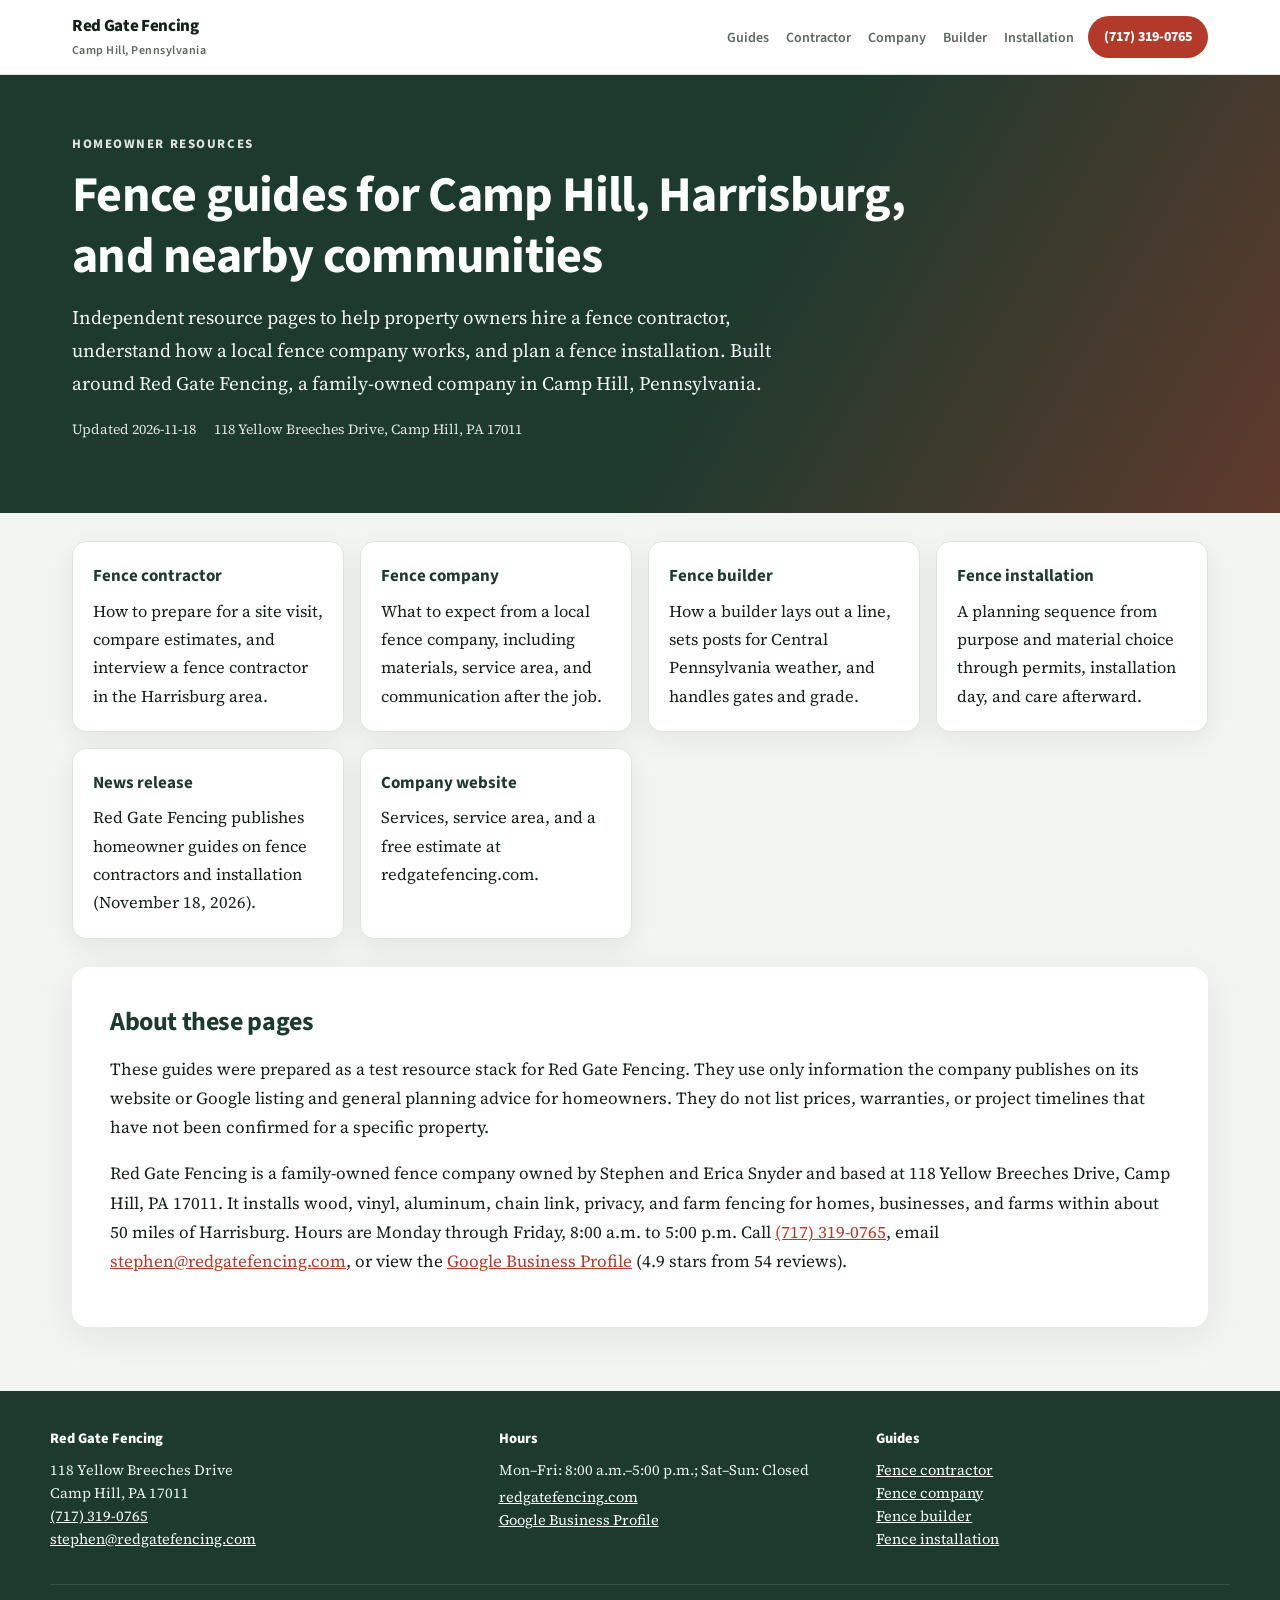
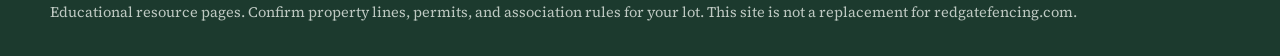
<file: index.html>
<!DOCTYPE html>
<html lang="en">
<head>
  <meta charset="utf-8">
  <meta name="viewport" content="width=device-width, initial-scale=1">
  <title>Red Gate Fencing Resource Guides | Camp Hill and the Harrisburg Area</title>
  <meta name="description" content="Homeowner guides from Red Gate Fencing of Camp Hill, PA, covering fence contractors, fence companies, fence builders, and fence installation in the Harrisburg area.">
  <meta property="og:type" content="website">
  <meta property="og:title" content="Red Gate Fencing Resource Guides | Camp Hill and the Harrisburg Area">
  <meta property="og:description" content="Practical guides for homeowners comparing a fence contractor or planning a fence installation in Camp Hill, Harrisburg, and nearby counties.">
  <meta property="og:site_name" content="Red Gate Fencing">
  <link rel="preconnect" href="https://fonts.googleapis.com">
  <link rel="preconnect" href="https://fonts.gstatic.com" crossorigin>
  <link href="https://fonts.googleapis.com/css2?family=Source+Sans+3:wght@400;600;700;800&family=Source+Serif+4:opsz,wght@8..60,400;8..60,600&display=swap" rel="stylesheet">
  <link rel="stylesheet" href="css/styles.css">
  <script type="application/ld+json">
{
  "@context": "https://schema.org",
  "@graph": [
    {
      "@type": [
        "LocalBusiness",
        "HomeAndConstructionBusiness"
      ],
      "@id": "https://redgatefencing.com/#business",
      "name": "Red Gate Fencing",
      "telephone": "+17173190765",
      "email": "stephen@redgatefencing.com",
      "url": "https://redgatefencing.com/",
      "image": "https://redgatefencing.com/wp-content/uploads/2026/07/Trusted-Fence-Installation-in-Camp-Hill-PA-and-Beyond.webp",
      "address": {
        "@type": "PostalAddress",
        "streetAddress": "118 Yellow Breeches Drive",
        "addressLocality": "Camp Hill",
        "addressRegion": "PA",
        "postalCode": "17011",
        "addressCountry": "US"
      },
      "geo": {
        "@type": "GeoCoordinates",
        "latitude": 40.22089,
        "longitude": -76.895673
      },
      "openingHoursSpecification": [
        {
          "@type": "OpeningHoursSpecification",
          "dayOfWeek": "Monday",
          "opens": "08:00",
          "closes": "17:00"
        },
        {
          "@type": "OpeningHoursSpecification",
          "dayOfWeek": "Tuesday",
          "opens": "08:00",
          "closes": "17:00"
        },
        {
          "@type": "OpeningHoursSpecification",
          "dayOfWeek": "Wednesday",
          "opens": "08:00",
          "closes": "17:00"
        },
        {
          "@type": "OpeningHoursSpecification",
          "dayOfWeek": "Thursday",
          "opens": "08:00",
          "closes": "17:00"
        },
        {
          "@type": "OpeningHoursSpecification",
          "dayOfWeek": "Friday",
          "opens": "08:00",
          "closes": "17:00"
        }
      ],
      "areaServed": [
        {
          "@type": "City",
          "name": "Camp Hill"
        },
        {
          "@type": "City",
          "name": "Harrisburg"
        },
        {
          "@type": "AdministrativeArea",
          "name": "Cumberland County"
        },
        {
          "@type": "AdministrativeArea",
          "name": "Dauphin County"
        },
        {
          "@type": "AdministrativeArea",
          "name": "York County"
        },
        {
          "@type": "AdministrativeArea",
          "name": "Perry County"
        },
        {
          "@type": "AdministrativeArea",
          "name": "Lebanon County"
        }
      ],
      "hasMap": "https://share.google/2kul3TJSfiEbm35Dx",
      "sameAs": [
        "https://redgatefencing.com/",
        "https://share.google/2kul3TJSfiEbm35Dx"
      ],
      "aggregateRating": {
        "@type": "AggregateRating",
        "ratingValue": "4.9",
        "reviewCount": "54",
        "bestRating": "5"
      },
      "hasOfferCatalog": {
        "@type": "OfferCatalog",
        "name": "Red Gate Fencing services",
        "itemListElement": [
          {
            "@type": "Offer",
            "itemOffered": {
              "@type": "Service",
              "name": "Privacy fence installation",
              "url": "https://redgatefencing.com/privacy-fence-installation/"
            }
          },
          {
            "@type": "Offer",
            "itemOffered": {
              "@type": "Service",
              "name": "Chain link fence installation",
              "url": "https://redgatefencing.com/chain-link-fence-installation/"
            }
          },
          {
            "@type": "Offer",
            "itemOffered": {
              "@type": "Service",
              "name": "Aluminum fence installation",
              "url": "https://redgatefencing.com/aluminum-fence-installation/"
            }
          },
          {
            "@type": "Offer",
            "itemOffered": {
              "@type": "Service",
              "name": "Wood fence installation",
              "url": "https://redgatefencing.com/wood-fence-installation/"
            }
          },
          {
            "@type": "Offer",
            "itemOffered": {
              "@type": "Service",
              "name": "Farm fence installation",
              "url": "https://redgatefencing.com/farm-fences/"
            }
          },
          {
            "@type": "Offer",
            "itemOffered": {
              "@type": "Service",
              "name": "Vinyl fence installation",
              "url": "https://redgatefencing.com/vinyl-fences/"
            }
          }
        ]
      }
    },
    {
      "@type": "WebPage",
      "name": "Red Gate Fencing Resource Guides | Camp Hill and the Harrisburg Area",
      "description": "Practical guides for homeowners comparing a fence contractor or planning a fence installation in Camp Hill, Harrisburg, and nearby counties.",
      "about": {
        "@id": "https://redgatefencing.com/#business"
      },
      "mainEntity": {
        "@id": "https://redgatefencing.com/#business"
      }
    }
  ]
}
  </script>
</head>
<body>
  <header class="top">
    <div class="in">
      <a class="nm" href="./">Red Gate Fencing<span>Camp Hill, Pennsylvania</span></a>
      
<nav class="sans">
  <a href="./">Guides</a>
  <a href="./fence-contractor/">Contractor</a>
  <a href="./fence-company/">Company</a>
  <a href="./fence-builder/">Builder</a>
  <a href="./fence-installation/">Installation</a>
</nav>

      <a class="tel" href="tel:+17173190765">(717) 319-0765</a>
    </div>
  </header>
  <section class="cover">
    <div class="in">
      <div class="kick">Homeowner resources</div>
      <h1>Fence guides for Camp Hill, Harrisburg, and nearby communities</h1>
      <p>Independent resource pages to help property owners hire a fence contractor, understand how a local fence company works, and plan a fence installation. Built around Red Gate Fencing, a family-owned company in Camp Hill, Pennsylvania.</p>
      <div class="meta"><span>Updated 2026-11-18</span><span>118 Yellow Breeches Drive, Camp Hill, PA 17011</span></div>
    </div>
  </section>
  <div class="lay" style="display:block;margin-top:28px">
    <div class="grid3">
      <a class="tile" href="fence-contractor/"><strong>Fence contractor</strong> How to prepare for a site visit, compare estimates, and interview a fence contractor in the Harrisburg area.</a>
      <a class="tile" href="fence-company/"><strong>Fence company</strong> What to expect from a local fence company, including materials, service area, and communication after the job.</a>
      <a class="tile" href="fence-builder/"><strong>Fence builder</strong> How a builder lays out a line, sets posts for Central Pennsylvania weather, and handles gates and grade.</a>
      <a class="tile" href="fence-installation/"><strong>Fence installation</strong> A planning sequence from purpose and material choice through permits, installation day, and care afterward.</a>
      <a class="tile" href="news/2026-11-18-red-gate-fencing-publishes-homeowner-guides/"><strong>News release</strong> Red Gate Fencing publishes homeowner guides on fence contractors and installation (November 18, 2026).</a>
      <a class="tile" href="https://redgatefencing.com/"><strong>Company website</strong> Services, service area, and a free estimate at redgatefencing.com.</a>
    </div>
    <div class="paper" style="margin-top:8px">
      <h2>About these pages</h2>
      <p>These guides were prepared as a test resource stack for Red Gate Fencing. They use only information the company publishes on its website or Google listing and general planning advice for homeowners. They do not list prices, warranties, or project timelines that have not been confirmed for a specific property.</p>
      <p>Red Gate Fencing is a family-owned fence company owned by Stephen and Erica Snyder and based at 118 Yellow Breeches Drive, Camp Hill, PA 17011. It installs wood, vinyl, aluminum, chain link, privacy, and farm fencing for homes, businesses, and farms within about 50 miles of Harrisburg. Hours are Monday through Friday, 8:00 a.m. to 5:00 p.m. Call <a href="tel:+17173190765">(717) 319-0765</a>, email <a href="mailto:stephen@redgatefencing.com">stephen@redgatefencing.com</a>, or view the <a href="https://share.google/2kul3TJSfiEbm35Dx">Google Business Profile</a> (4.9 stars from 54 reviews).</p>
    </div>
  </div>
  <footer class="foot">
    <div class="in">
      <div>
        <p class="lbl">Red Gate Fencing</p>
        <p>118 Yellow Breeches Drive<br>Camp Hill, PA 17011<br><a href="tel:+17173190765">(717) 319-0765</a><br><a href="mailto:stephen@redgatefencing.com">stephen@redgatefencing.com</a></p>
      </div>
      <div>
        <p class="lbl">Hours</p>
        <p>Mon–Fri: 8:00 a.m.–5:00 p.m.; Sat–Sun: Closed</p>
        <p><a href="https://redgatefencing.com/">redgatefencing.com</a><br><a href="https://share.google/2kul3TJSfiEbm35Dx">Google Business Profile</a></p>
      </div>
      <div>
        <p class="lbl">Guides</p>
        <p>
          <a href="fence-contractor/">Fence contractor</a><br>
          <a href="fence-company/">Fence company</a><br>
          <a href="fence-builder/">Fence builder</a><br>
          <a href="fence-installation/">Fence installation</a>
        </p>
      </div>
      <p class="legal">Educational resource pages. Confirm property lines, permits, and association rules for your lot. This site is not a replacement for redgatefencing.com.</p>
    </div>
  </footer>
</body>
</html>
</file>
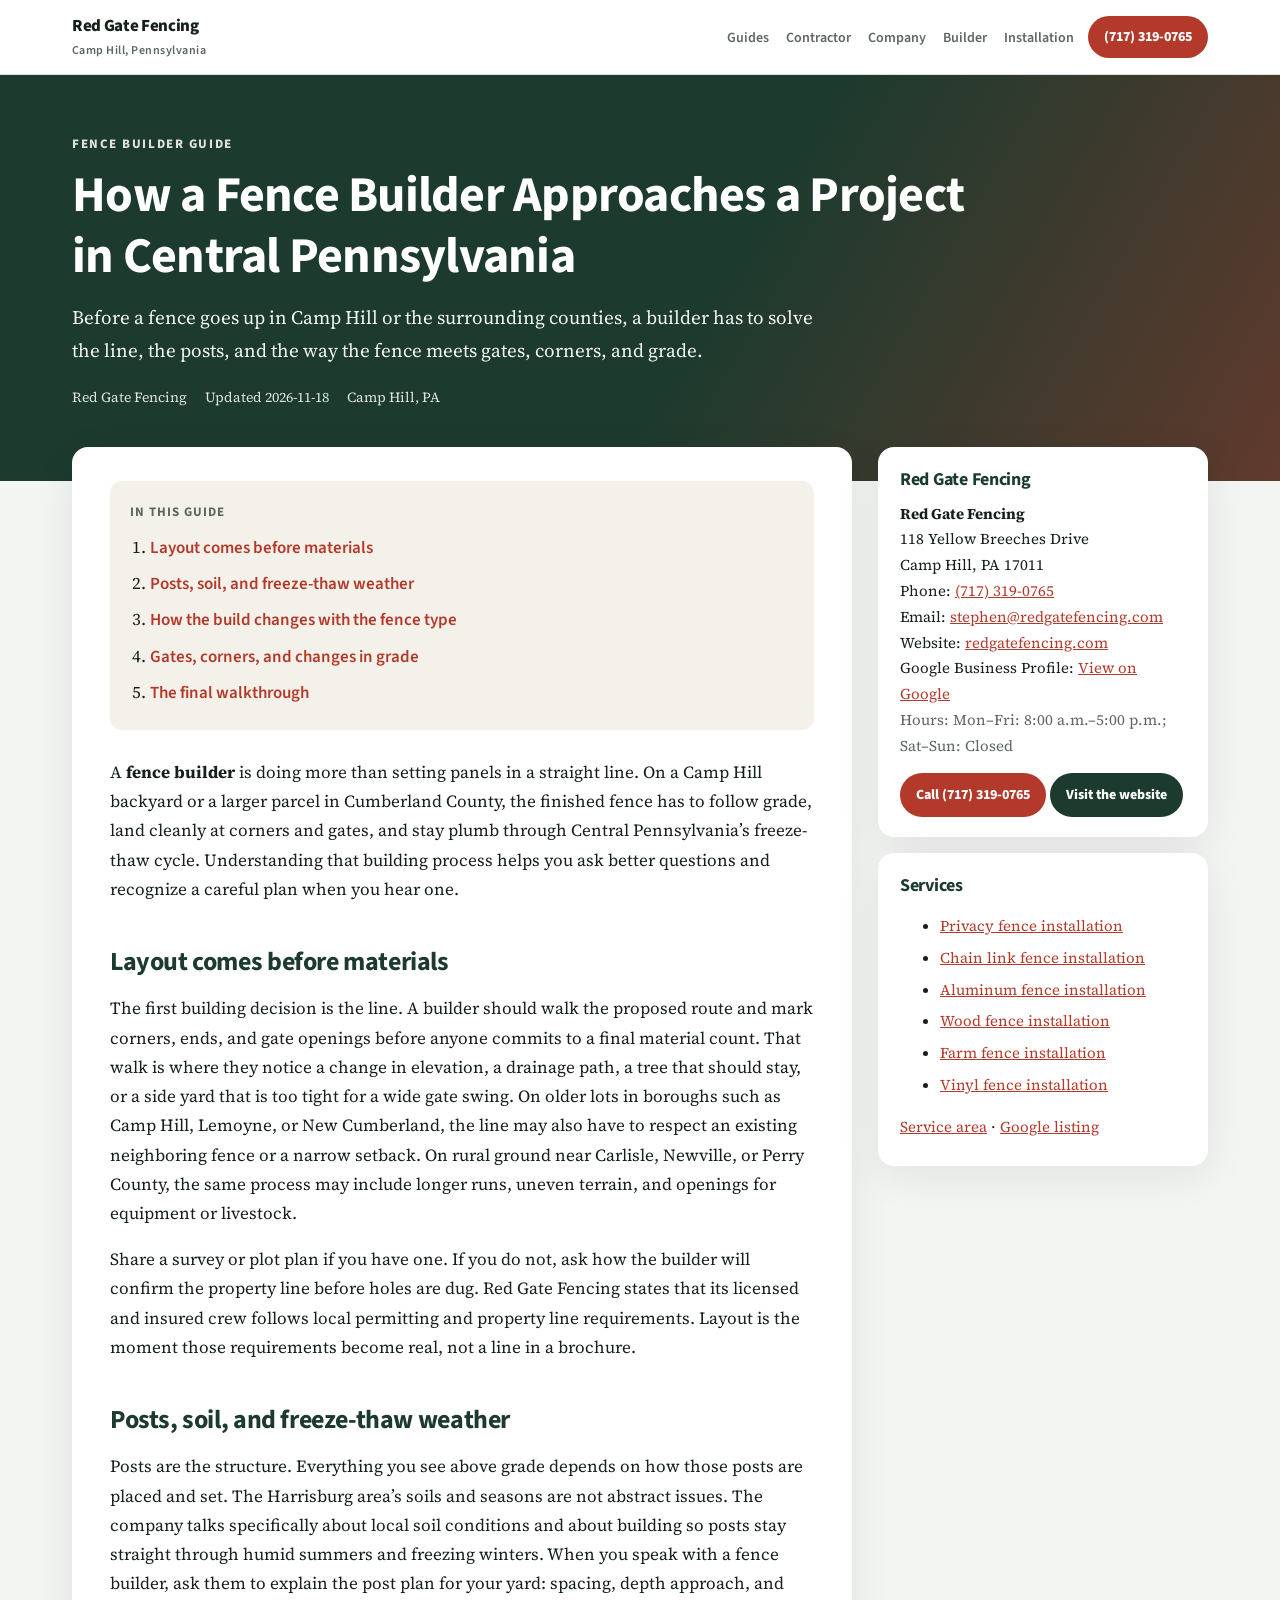
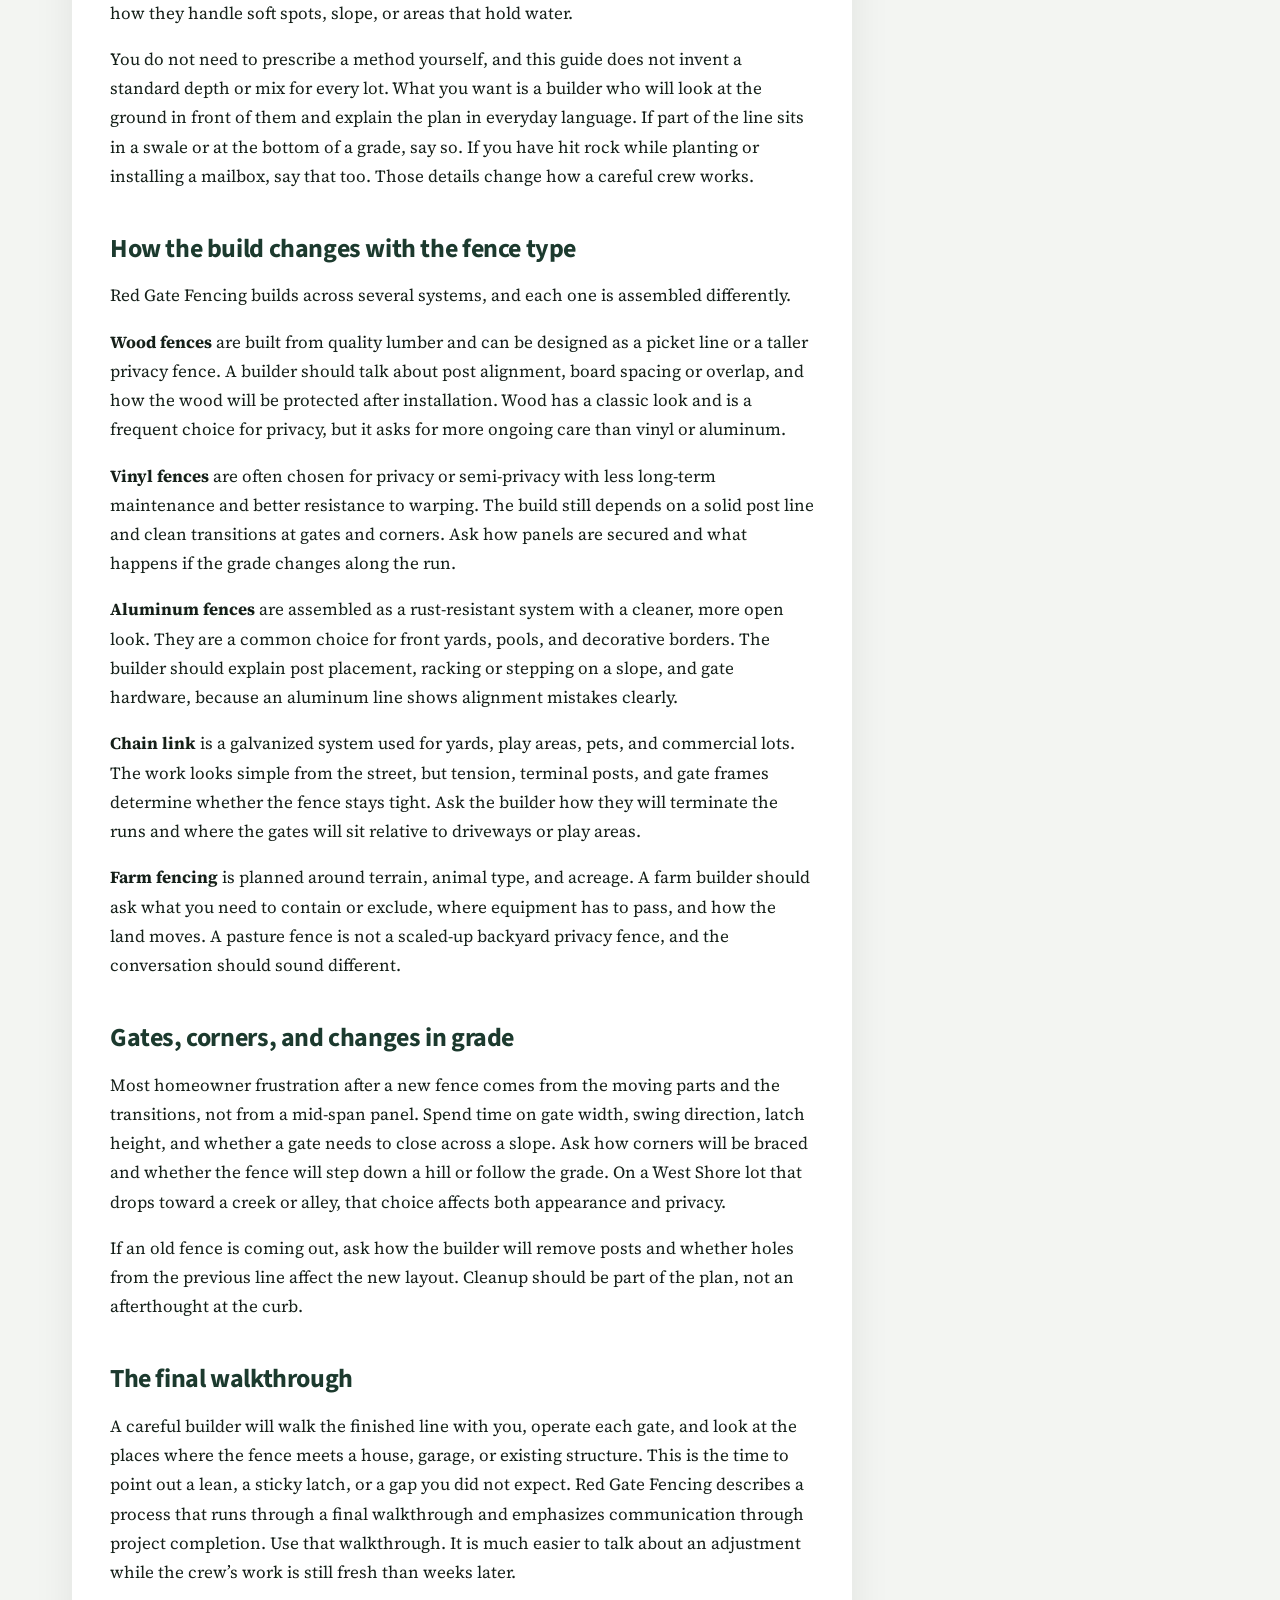
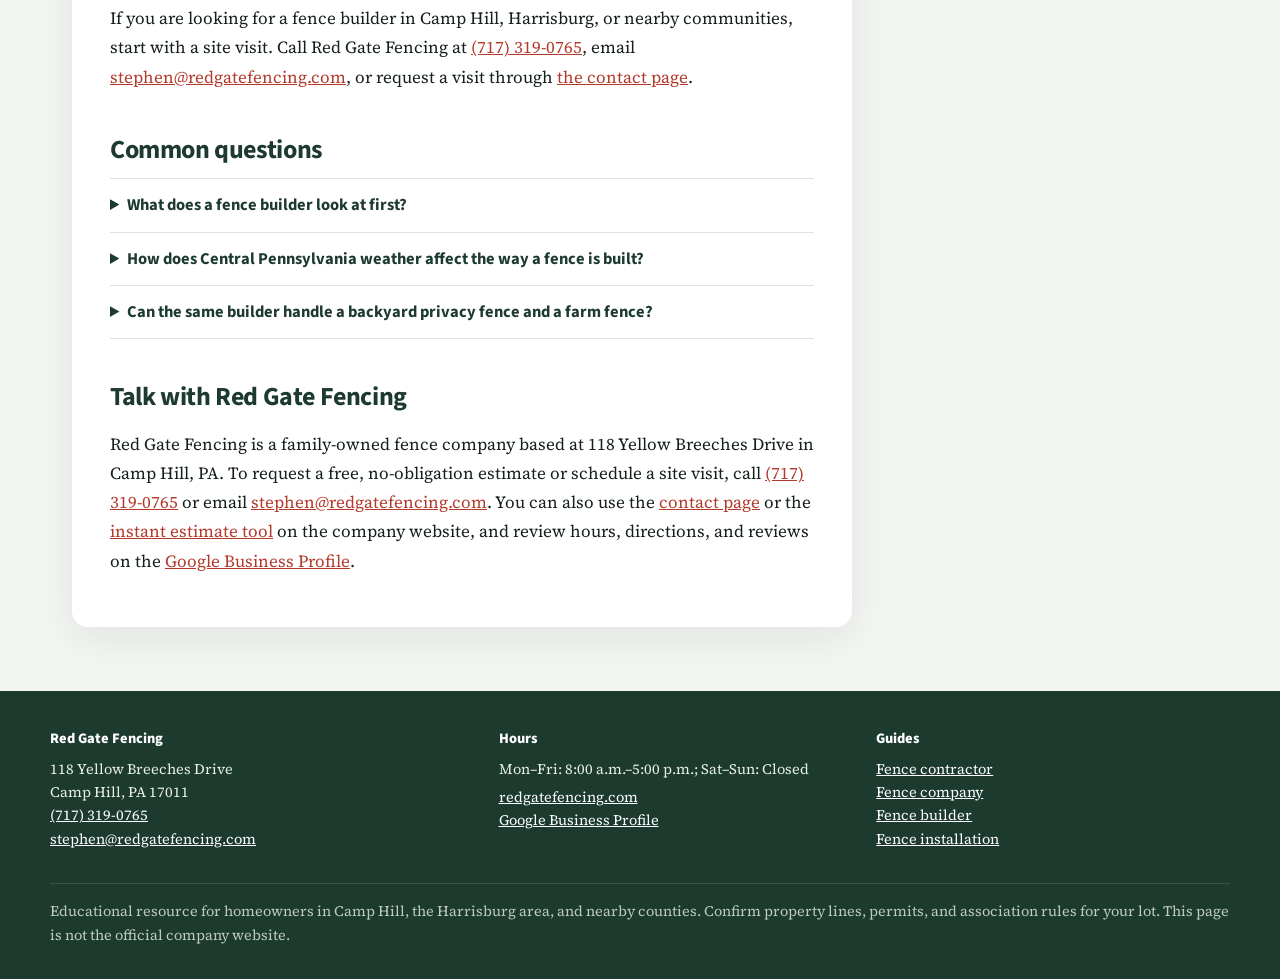
<file: fence-builder/index.html>
<!DOCTYPE html>
<html lang="en">
<head>
  <meta charset="utf-8">
  <meta name="viewport" content="width=device-width, initial-scale=1">
  <title>How a Fence Builder Approaches a Project in Central Pennsylvania</title>
  <meta name="description" content="What a fence builder plans on Camp Hill and Central Pennsylvania lots: layout, posts, freeze-thaw conditions, gates, and differences among wood, vinyl, aluminum, chain link, and farm fences.">
  <meta property="og:type" content="article">
  <meta property="og:title" content="How a Fence Builder Approaches a Project in Central Pennsylvania">
  <meta property="og:description" content="What a fence builder plans on Camp Hill and Central Pennsylvania lots: layout, posts, freeze-thaw conditions, gates, and differences among wood, vinyl, aluminum, chain link, and farm fences.">
  <meta property="og:site_name" content="Red Gate Fencing">
  <meta name="twitter:card" content="summary">
  <meta name="twitter:title" content="How a Fence Builder Approaches a Project in Central Pennsylvania">
  <meta name="twitter:description" content="What a fence builder plans on Camp Hill and Central Pennsylvania lots: layout, posts, freeze-thaw conditions, gates, and differences among wood, vinyl, aluminum, chain link, and farm fences.">
  <link rel="preconnect" href="https://fonts.googleapis.com">
  <link rel="preconnect" href="https://fonts.gstatic.com" crossorigin>
  <link href="https://fonts.googleapis.com/css2?family=Source+Sans+3:wght@400;600;700;800&family=Source+Serif+4:opsz,wght@8..60,400;8..60,600&display=swap" rel="stylesheet">
  <link rel="stylesheet" href="../css/styles.css">
  <script type="application/ld+json">
{
  "@context": "https://schema.org",
  "@graph": [
    {
      "@type": [
        "LocalBusiness",
        "HomeAndConstructionBusiness"
      ],
      "@id": "https://redgatefencing.com/#business",
      "name": "Red Gate Fencing",
      "telephone": "+17173190765",
      "email": "stephen@redgatefencing.com",
      "url": "https://redgatefencing.com/",
      "image": "https://redgatefencing.com/wp-content/uploads/2026/07/Trusted-Fence-Installation-in-Camp-Hill-PA-and-Beyond.webp",
      "address": {
        "@type": "PostalAddress",
        "streetAddress": "118 Yellow Breeches Drive",
        "addressLocality": "Camp Hill",
        "addressRegion": "PA",
        "postalCode": "17011",
        "addressCountry": "US"
      },
      "geo": {
        "@type": "GeoCoordinates",
        "latitude": 40.22089,
        "longitude": -76.895673
      },
      "openingHoursSpecification": [
        {
          "@type": "OpeningHoursSpecification",
          "dayOfWeek": "Monday",
          "opens": "08:00",
          "closes": "17:00"
        },
        {
          "@type": "OpeningHoursSpecification",
          "dayOfWeek": "Tuesday",
          "opens": "08:00",
          "closes": "17:00"
        },
        {
          "@type": "OpeningHoursSpecification",
          "dayOfWeek": "Wednesday",
          "opens": "08:00",
          "closes": "17:00"
        },
        {
          "@type": "OpeningHoursSpecification",
          "dayOfWeek": "Thursday",
          "opens": "08:00",
          "closes": "17:00"
        },
        {
          "@type": "OpeningHoursSpecification",
          "dayOfWeek": "Friday",
          "opens": "08:00",
          "closes": "17:00"
        }
      ],
      "areaServed": [
        {
          "@type": "City",
          "name": "Camp Hill"
        },
        {
          "@type": "City",
          "name": "Harrisburg"
        },
        {
          "@type": "AdministrativeArea",
          "name": "Cumberland County"
        },
        {
          "@type": "AdministrativeArea",
          "name": "Dauphin County"
        },
        {
          "@type": "AdministrativeArea",
          "name": "York County"
        },
        {
          "@type": "AdministrativeArea",
          "name": "Perry County"
        },
        {
          "@type": "AdministrativeArea",
          "name": "Lebanon County"
        }
      ],
      "hasMap": "https://share.google/2kul3TJSfiEbm35Dx",
      "sameAs": [
        "https://redgatefencing.com/",
        "https://share.google/2kul3TJSfiEbm35Dx"
      ],
      "aggregateRating": {
        "@type": "AggregateRating",
        "ratingValue": "4.9",
        "reviewCount": "54",
        "bestRating": "5"
      },
      "hasOfferCatalog": {
        "@type": "OfferCatalog",
        "name": "Red Gate Fencing services",
        "itemListElement": [
          {
            "@type": "Offer",
            "itemOffered": {
              "@type": "Service",
              "name": "Privacy fence installation",
              "url": "https://redgatefencing.com/privacy-fence-installation/"
            }
          },
          {
            "@type": "Offer",
            "itemOffered": {
              "@type": "Service",
              "name": "Chain link fence installation",
              "url": "https://redgatefencing.com/chain-link-fence-installation/"
            }
          },
          {
            "@type": "Offer",
            "itemOffered": {
              "@type": "Service",
              "name": "Aluminum fence installation",
              "url": "https://redgatefencing.com/aluminum-fence-installation/"
            }
          },
          {
            "@type": "Offer",
            "itemOffered": {
              "@type": "Service",
              "name": "Wood fence installation",
              "url": "https://redgatefencing.com/wood-fence-installation/"
            }
          },
          {
            "@type": "Offer",
            "itemOffered": {
              "@type": "Service",
              "name": "Farm fence installation",
              "url": "https://redgatefencing.com/farm-fences/"
            }
          },
          {
            "@type": "Offer",
            "itemOffered": {
              "@type": "Service",
              "name": "Vinyl fence installation",
              "url": "https://redgatefencing.com/vinyl-fences/"
            }
          }
        ]
      }
    },
    {
      "@type": "WebPage",
      "name": "How a Fence Builder Approaches a Project in Central Pennsylvania",
      "description": "What a fence builder plans on Camp Hill and Central Pennsylvania lots: layout, posts, freeze-thaw conditions, gates, and differences among wood, vinyl, aluminum, chain link, and farm fences.",
      "about": {
        "@id": "https://redgatefencing.com/#business"
      },
      "mainEntity": {
        "@id": "https://redgatefencing.com/#business"
      }
    },
    {
      "@type": "FAQPage",
      "mainEntity": [
        {
          "@type": "Question",
          "name": "What does a fence builder look at first?",
          "acceptedAnswer": {
            "@type": "Answer",
            "text": "The line itself: length, corners, grade, gate locations, and what sits on either side of the proposed fence. Material decisions are easier after the builder understands how the fence has to travel across the lot."
          }
        },
        {
          "@type": "Question",
          "name": "How does Central Pennsylvania weather affect the way a fence is built?",
          "acceptedAnswer": {
            "@type": "Answer",
            "text": "Humid summers and freezing winters put movement and moisture stress on posts and panels. Ask the builder how posts will be set for the soil on your lot and how the chosen material is expected to handle that seasonal cycle."
          }
        },
        {
          "@type": "Question",
          "name": "Can the same builder handle a backyard privacy fence and a farm fence?",
          "acceptedAnswer": {
            "@type": "Answer",
            "text": "Red Gate Fencing installs both, along with wood, vinyl, aluminum, and chain link. The planning questions differ — livestock and terrain on a farm, privacy and neighbors in a borough backyard — so the builder should describe the approach for your type of property."
          }
        }
      ]
    }
  ]
}
  </script>
</head>
<body>
  <header class="top">
    <div class="in">
      <a class="nm" href="../">Red Gate Fencing<span>Camp Hill, Pennsylvania</span></a>
      
<nav class="sans">
  <a href="../">Guides</a>
  <a href="../fence-contractor/">Contractor</a>
  <a href="../fence-company/">Company</a>
  <a href="../fence-builder/">Builder</a>
  <a href="../fence-installation/">Installation</a>
</nav>

      <a class="tel" href="tel:+17173190765">(717) 319-0765</a>
    </div>
  </header>
  <section class="cover">
    <div class="in">
      <div class="kick">Fence builder guide</div>
      <h1>How a Fence Builder Approaches a Project in Central Pennsylvania</h1>
      <p>Before a fence goes up in Camp Hill or the surrounding counties, a builder has to solve the line, the posts, and the way the fence meets gates, corners, and grade.</p>
      <div class="meta"><span>Red Gate Fencing</span><span>Updated 2026-11-18</span><span>Camp Hill, PA</span></div>
    </div>
  </section>
  <div class="lay">
    <main class="paper">
      <div class="toc"><strong>In this guide</strong><ol><li><a href="#layout">Layout comes before materials</a></li><li><a href="#posts">Posts, soil, and freeze-thaw weather</a></li><li><a href="#types">How the build changes with the fence type</a></li><li><a href="#gates">Gates, corners, and changes in grade</a></li><li><a href="#walkthrough">The final walkthrough</a></li></ol></div>
      
<p>A <strong>fence builder</strong> is doing more than setting panels in a straight line. On a Camp Hill backyard or a larger parcel in Cumberland County, the finished fence has to follow grade, land cleanly at corners and gates, and stay plumb through Central Pennsylvania’s freeze-thaw cycle. Understanding that building process helps you ask better questions and recognize a careful plan when you hear one.</p>

<h2 id="layout">Layout comes before materials</h2>
<p>The first building decision is the line. A builder should walk the proposed route and mark corners, ends, and gate openings before anyone commits to a final material count. That walk is where they notice a change in elevation, a drainage path, a tree that should stay, or a side yard that is too tight for a wide gate swing. On older lots in boroughs such as Camp Hill, Lemoyne, or New Cumberland, the line may also have to respect an existing neighboring fence or a narrow setback. On rural ground near Carlisle, Newville, or Perry County, the same process may include longer runs, uneven terrain, and openings for equipment or livestock.</p>
<p>Share a survey or plot plan if you have one. If you do not, ask how the builder will confirm the property line before holes are dug. Red Gate Fencing states that its licensed and insured crew follows local permitting and property line requirements. Layout is the moment those requirements become real, not a line in a brochure.</p>

<h2 id="posts">Posts, soil, and freeze-thaw weather</h2>
<p>Posts are the structure. Everything you see above grade depends on how those posts are placed and set. The Harrisburg area’s soils and seasons are not abstract issues. The company talks specifically about local soil conditions and about building so posts stay straight through humid summers and freezing winters. When you speak with a fence builder, ask them to explain the post plan for your yard: spacing, depth approach, and how they handle soft spots, slope, or areas that hold water.</p>
<p>You do not need to prescribe a method yourself, and this guide does not invent a standard depth or mix for every lot. What you want is a builder who will look at the ground in front of them and explain the plan in everyday language. If part of the line sits in a swale or at the bottom of a grade, say so. If you have hit rock while planting or installing a mailbox, say that too. Those details change how a careful crew works.</p>

<h2 id="types">How the build changes with the fence type</h2>
<p>Red Gate Fencing builds across several systems, and each one is assembled differently.</p>
<p><strong>Wood fences</strong> are built from quality lumber and can be designed as a picket line or a taller privacy fence. A builder should talk about post alignment, board spacing or overlap, and how the wood will be protected after installation. Wood has a classic look and is a frequent choice for privacy, but it asks for more ongoing care than vinyl or aluminum.</p>
<p><strong>Vinyl fences</strong> are often chosen for privacy or semi-privacy with less long-term maintenance and better resistance to warping. The build still depends on a solid post line and clean transitions at gates and corners. Ask how panels are secured and what happens if the grade changes along the run.</p>
<p><strong>Aluminum fences</strong> are assembled as a rust-resistant system with a cleaner, more open look. They are a common choice for front yards, pools, and decorative borders. The builder should explain post placement, racking or stepping on a slope, and gate hardware, because an aluminum line shows alignment mistakes clearly.</p>
<p><strong>Chain link</strong> is a galvanized system used for yards, play areas, pets, and commercial lots. The work looks simple from the street, but tension, terminal posts, and gate frames determine whether the fence stays tight. Ask the builder how they will terminate the runs and where the gates will sit relative to driveways or play areas.</p>
<p><strong>Farm fencing</strong> is planned around terrain, animal type, and acreage. A farm builder should ask what you need to contain or exclude, where equipment has to pass, and how the land moves. A pasture fence is not a scaled-up backyard privacy fence, and the conversation should sound different.</p>

<h2 id="gates">Gates, corners, and changes in grade</h2>
<p>Most homeowner frustration after a new fence comes from the moving parts and the transitions, not from a mid-span panel. Spend time on gate width, swing direction, latch height, and whether a gate needs to close across a slope. Ask how corners will be braced and whether the fence will step down a hill or follow the grade. On a West Shore lot that drops toward a creek or alley, that choice affects both appearance and privacy.</p>
<p>If an old fence is coming out, ask how the builder will remove posts and whether holes from the previous line affect the new layout. Cleanup should be part of the plan, not an afterthought at the curb.</p>

<h2 id="walkthrough">The final walkthrough</h2>
<p>A careful builder will walk the finished line with you, operate each gate, and look at the places where the fence meets a house, garage, or existing structure. This is the time to point out a lean, a sticky latch, or a gap you did not expect. Red Gate Fencing describes a process that runs through a final walkthrough and emphasizes communication through project completion. Use that walkthrough. It is much easier to talk about an adjustment while the crew’s work is still fresh than weeks later.</p>
<p>If you are looking for a fence builder in Camp Hill, Harrisburg, or nearby communities, start with a site visit. Call Red Gate Fencing at <a href="tel:+17173190765">(717) 319-0765</a>, email <a href="mailto:stephen@redgatefencing.com">stephen@redgatefencing.com</a>, or request a visit through <a href="https://redgatefencing.com/contact/">the contact page</a>.</p>

      <h2 id="faq">Common questions</h2><div class="faq"><details><summary>What does a fence builder look at first?</summary><p>The line itself: length, corners, grade, gate locations, and what sits on either side of the proposed fence. Material decisions are easier after the builder understands how the fence has to travel across the lot.</p></details><details><summary>How does Central Pennsylvania weather affect the way a fence is built?</summary><p>Humid summers and freezing winters put movement and moisture stress on posts and panels. Ask the builder how posts will be set for the soil on your lot and how the chosen material is expected to handle that seasonal cycle.</p></details><details><summary>Can the same builder handle a backyard privacy fence and a farm fence?</summary><p>Red Gate Fencing installs both, along with wood, vinyl, aluminum, and chain link. The planning questions differ — livestock and terrain on a farm, privacy and neighbors in a borough backyard — so the builder should describe the approach for your type of property.</p></details></div>
      <h2 id="visit">Talk with Red Gate Fencing</h2>
      <p>Red Gate Fencing is a family-owned fence company based at 118 Yellow Breeches Drive in Camp Hill, PA. To request a free, no-obligation estimate or schedule a site visit, call <a href="tel:+17173190765">(717) 319-0765</a> or email <a href="mailto:stephen@redgatefencing.com">stephen@redgatefencing.com</a>. You can also use the <a href="https://redgatefencing.com/contact/">contact page</a> or the <a href="https://redgatefencing.com/estimating-tool/">instant estimate tool</a> on the company website, and review hours, directions, and reviews on the <a href="https://share.google/2kul3TJSfiEbm35Dx">Google Business Profile</a>.</p>
    </main>
    <aside class="side" id="contact">
      <div class="card">
        <h3>Red Gate Fencing</h3>
        <p><strong>Red Gate Fencing</strong><br>
118 Yellow Breeches Drive<br>Camp Hill, PA 17011<br>
Phone: <a href="tel:+17173190765">(717) 319-0765</a><br>
Email: <a href="mailto:stephen@redgatefencing.com">stephen@redgatefencing.com</a><br>
Website: <a href="https://redgatefencing.com/">redgatefencing.com</a><br>
Google Business Profile: <a href="https://share.google/2kul3TJSfiEbm35Dx">View on Google</a><br>
<span class="muted">Hours: Mon–Fri: 8:00 a.m.–5:00 p.m.; Sat–Sun: Closed</span></p>
        <a class="btn" href="tel:+17173190765">Call (717) 319-0765</a>
        <a class="btn sec" href="https://redgatefencing.com/">Visit the website</a>
      </div>
      <div class="card">
        <h3>Services</h3>
        <ul>
          <li><a href="https://redgatefencing.com/privacy-fence-installation/">Privacy fence installation</a></li><li><a href="https://redgatefencing.com/chain-link-fence-installation/">Chain link fence installation</a></li><li><a href="https://redgatefencing.com/aluminum-fence-installation/">Aluminum fence installation</a></li><li><a href="https://redgatefencing.com/wood-fence-installation/">Wood fence installation</a></li><li><a href="https://redgatefencing.com/farm-fences/">Farm fence installation</a></li><li><a href="https://redgatefencing.com/vinyl-fences/">Vinyl fence installation</a></li>
        </ul>
        <p><a href="https://redgatefencing.com/service-area/">Service area</a> · <a href="https://share.google/2kul3TJSfiEbm35Dx">Google listing</a></p>
      </div>
    </aside>
  </div>
  <footer class="foot">
    <div class="in">
      <div>
        <p class="lbl">Red Gate Fencing</p>
        <p>118 Yellow Breeches Drive<br>Camp Hill, PA 17011<br><a href="tel:+17173190765">(717) 319-0765</a><br><a href="mailto:stephen@redgatefencing.com">stephen@redgatefencing.com</a></p>
      </div>
      <div>
        <p class="lbl">Hours</p>
        <p>Mon–Fri: 8:00 a.m.–5:00 p.m.; Sat–Sun: Closed</p>
        <p><a href="https://redgatefencing.com/">redgatefencing.com</a><br><a href="https://share.google/2kul3TJSfiEbm35Dx">Google Business Profile</a></p>
      </div>
      <div>
        <p class="lbl">Guides</p>
        <p>
          <a href="../fence-contractor/">Fence contractor</a><br>
          <a href="../fence-company/">Fence company</a><br>
          <a href="../fence-builder/">Fence builder</a><br>
          <a href="../fence-installation/">Fence installation</a>
        </p>
      </div>
      <p class="legal">Educational resource for homeowners in Camp Hill, the Harrisburg area, and nearby counties. Confirm property lines, permits, and association rules for your lot. This page is not the official company website.</p>
    </div>
  </footer>
</body>
</html>
</file>
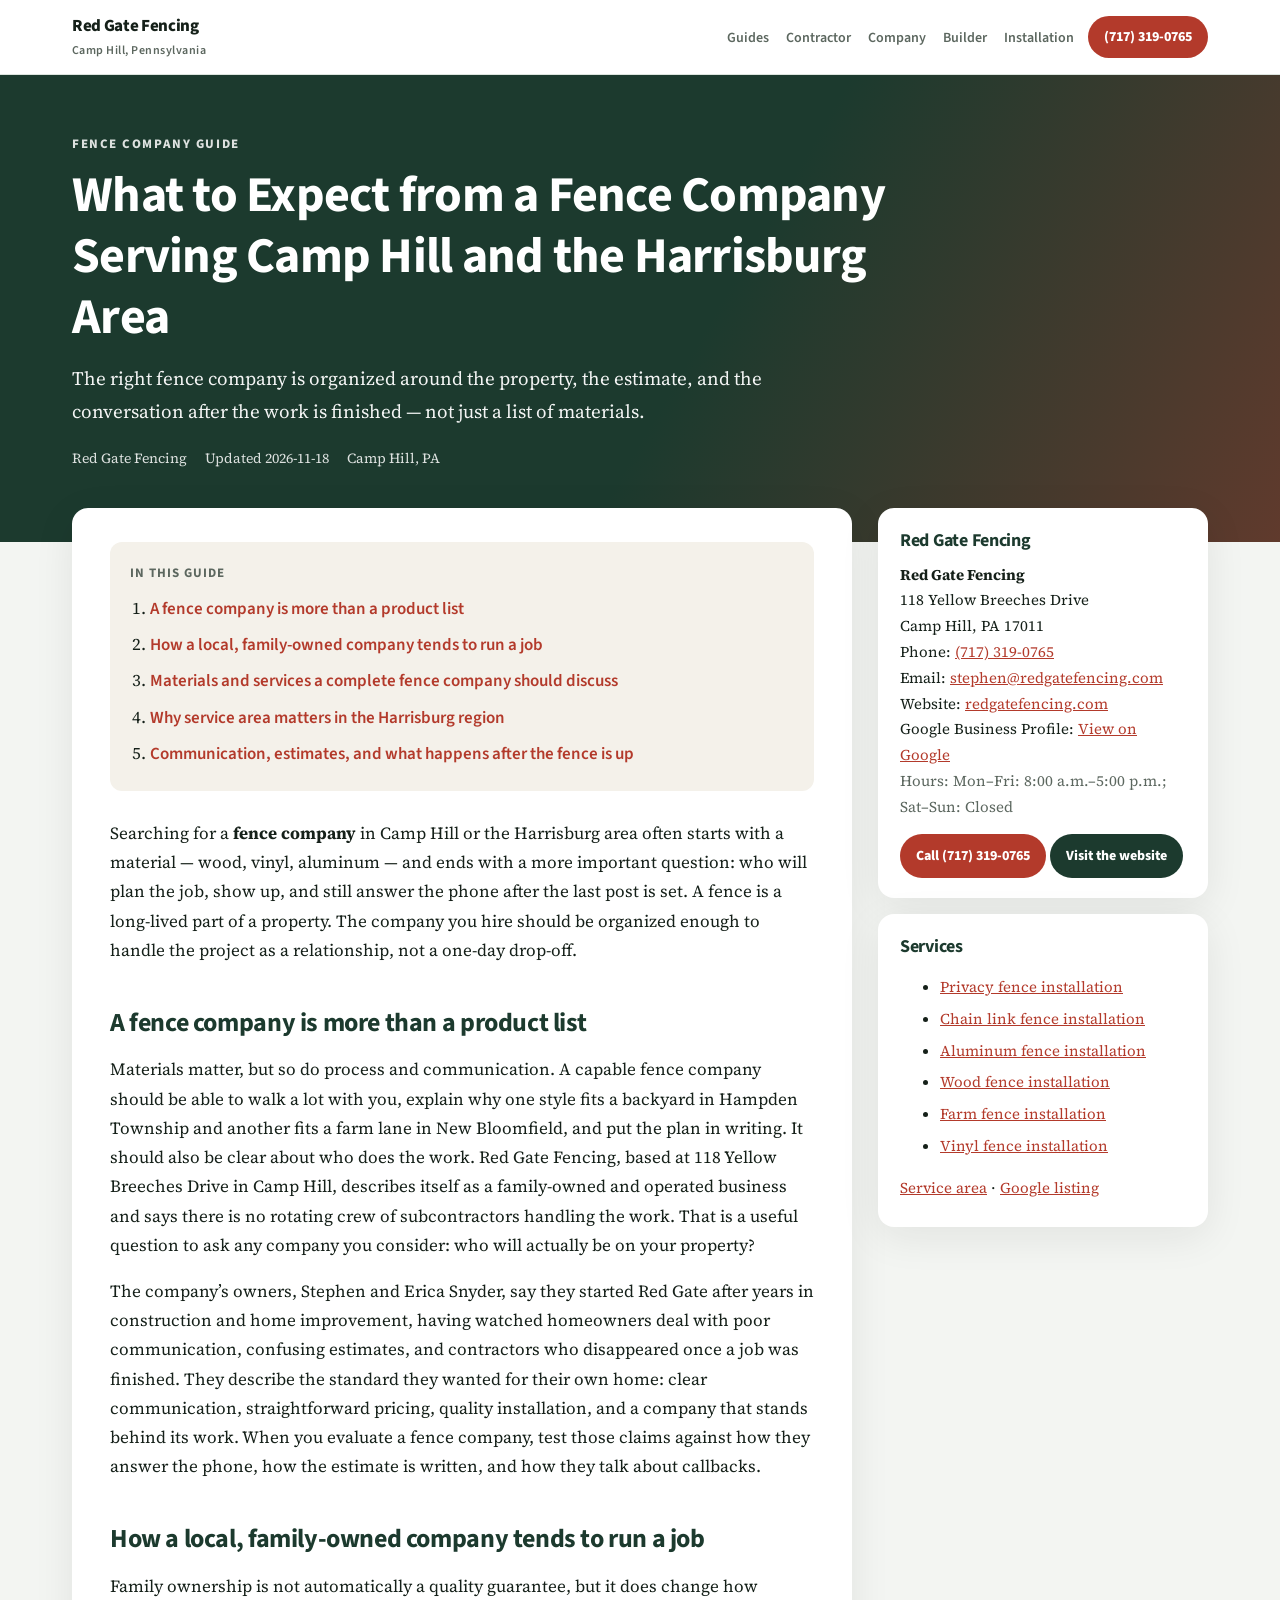
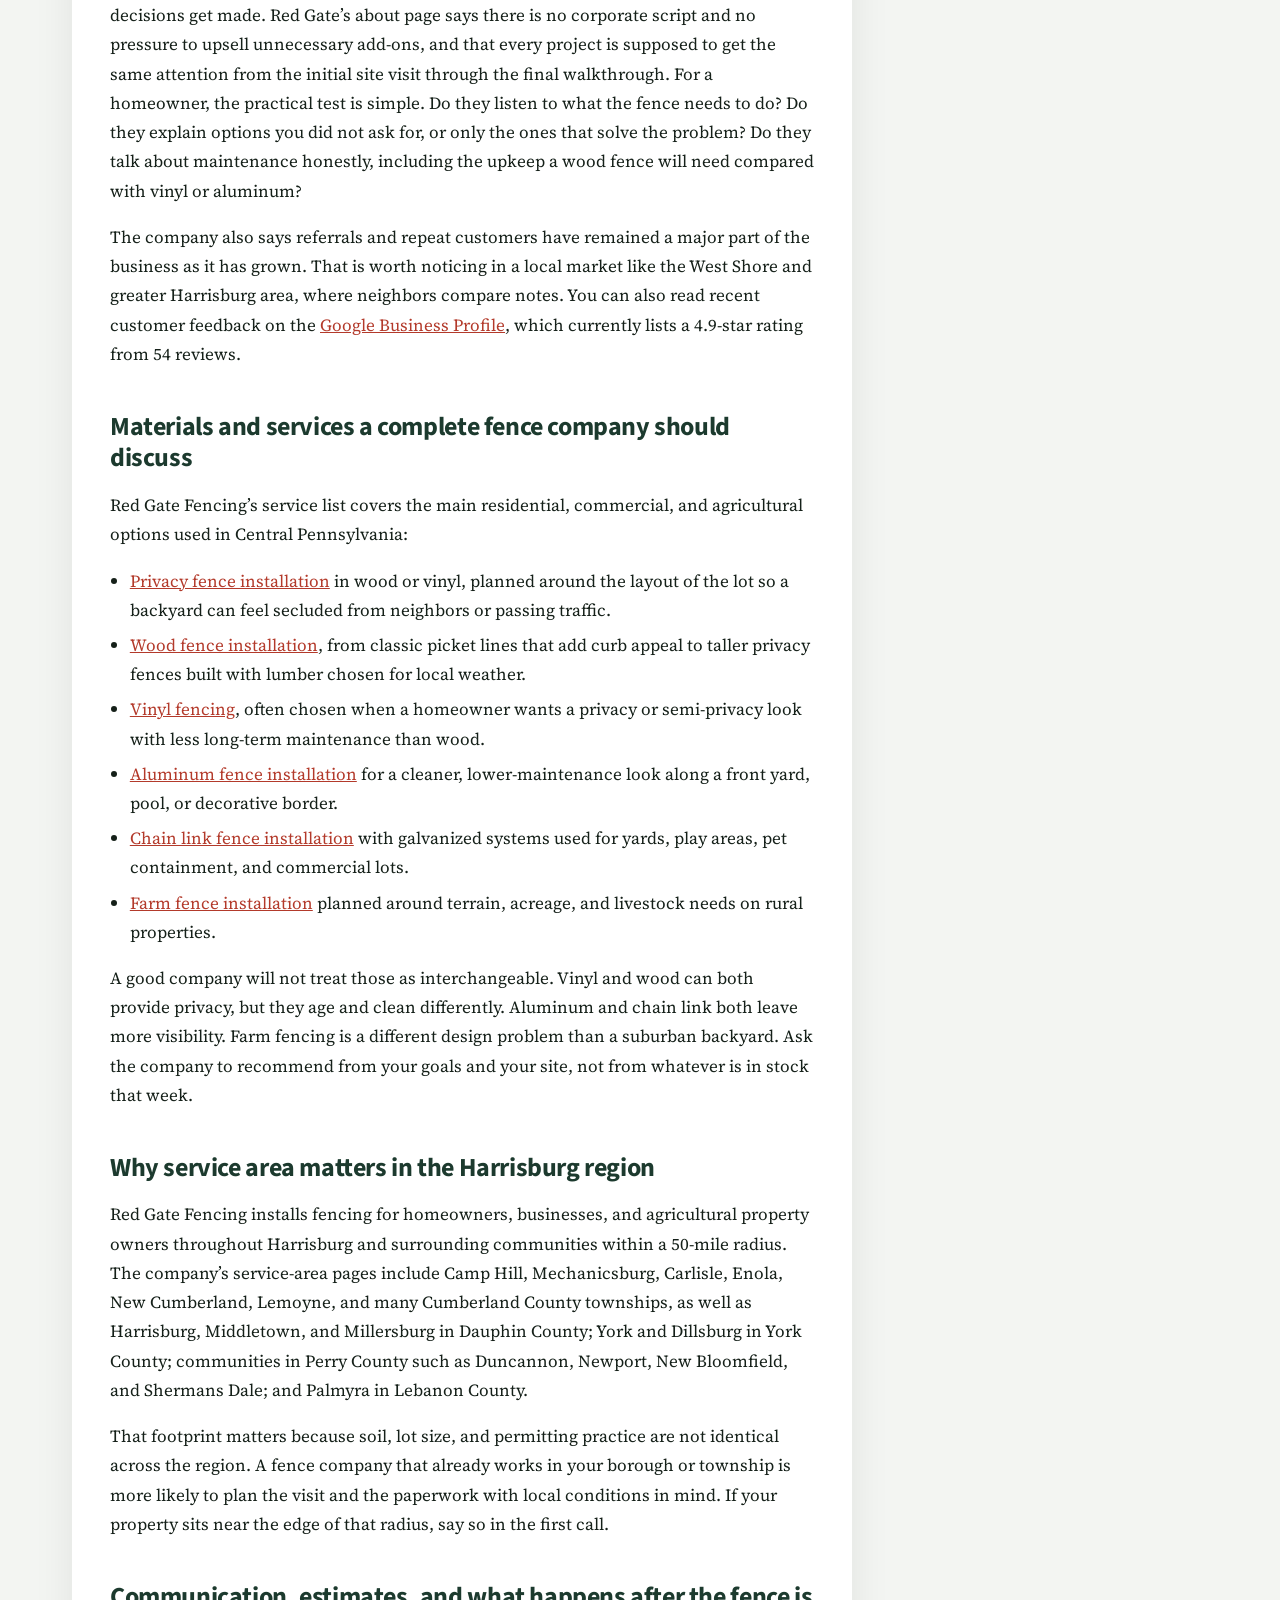
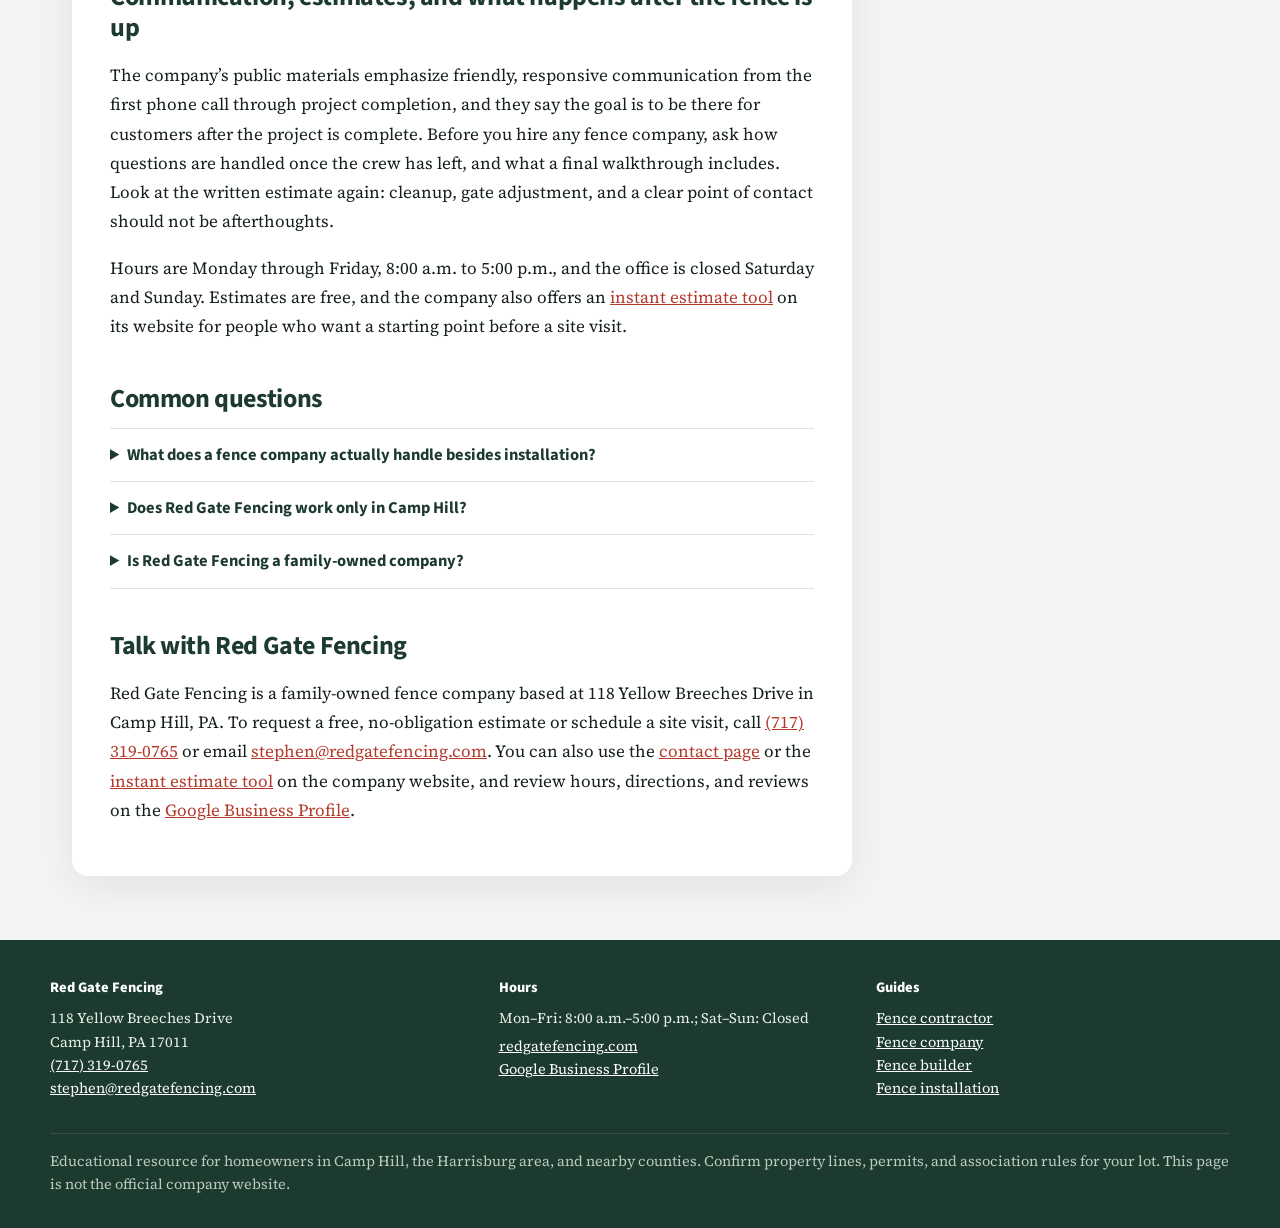
<file: fence-company/index.html>
<!DOCTYPE html>
<html lang="en">
<head>
  <meta charset="utf-8">
  <meta name="viewport" content="width=device-width, initial-scale=1">
  <title>What to Expect from a Fence Company Serving Camp Hill and the Harrisburg Area</title>
  <meta name="description" content="How to evaluate a local fence company in Camp Hill and the Harrisburg area, including communication, materials, service area, and what happens after installation.">
  <meta property="og:type" content="article">
  <meta property="og:title" content="What to Expect from a Fence Company Serving Camp Hill and the Harrisburg Area">
  <meta property="og:description" content="How to evaluate a local fence company in Camp Hill and the Harrisburg area, including communication, materials, service area, and what happens after installation.">
  <meta property="og:site_name" content="Red Gate Fencing">
  <meta name="twitter:card" content="summary">
  <meta name="twitter:title" content="What to Expect from a Fence Company Serving Camp Hill and the Harrisburg Area">
  <meta name="twitter:description" content="How to evaluate a local fence company in Camp Hill and the Harrisburg area, including communication, materials, service area, and what happens after installation.">
  <link rel="preconnect" href="https://fonts.googleapis.com">
  <link rel="preconnect" href="https://fonts.gstatic.com" crossorigin>
  <link href="https://fonts.googleapis.com/css2?family=Source+Sans+3:wght@400;600;700;800&family=Source+Serif+4:opsz,wght@8..60,400;8..60,600&display=swap" rel="stylesheet">
  <link rel="stylesheet" href="../css/styles.css">
  <script type="application/ld+json">
{
  "@context": "https://schema.org",
  "@graph": [
    {
      "@type": [
        "LocalBusiness",
        "HomeAndConstructionBusiness"
      ],
      "@id": "https://redgatefencing.com/#business",
      "name": "Red Gate Fencing",
      "telephone": "+17173190765",
      "email": "stephen@redgatefencing.com",
      "url": "https://redgatefencing.com/",
      "image": "https://redgatefencing.com/wp-content/uploads/2026/07/Trusted-Fence-Installation-in-Camp-Hill-PA-and-Beyond.webp",
      "address": {
        "@type": "PostalAddress",
        "streetAddress": "118 Yellow Breeches Drive",
        "addressLocality": "Camp Hill",
        "addressRegion": "PA",
        "postalCode": "17011",
        "addressCountry": "US"
      },
      "geo": {
        "@type": "GeoCoordinates",
        "latitude": 40.22089,
        "longitude": -76.895673
      },
      "openingHoursSpecification": [
        {
          "@type": "OpeningHoursSpecification",
          "dayOfWeek": "Monday",
          "opens": "08:00",
          "closes": "17:00"
        },
        {
          "@type": "OpeningHoursSpecification",
          "dayOfWeek": "Tuesday",
          "opens": "08:00",
          "closes": "17:00"
        },
        {
          "@type": "OpeningHoursSpecification",
          "dayOfWeek": "Wednesday",
          "opens": "08:00",
          "closes": "17:00"
        },
        {
          "@type": "OpeningHoursSpecification",
          "dayOfWeek": "Thursday",
          "opens": "08:00",
          "closes": "17:00"
        },
        {
          "@type": "OpeningHoursSpecification",
          "dayOfWeek": "Friday",
          "opens": "08:00",
          "closes": "17:00"
        }
      ],
      "areaServed": [
        {
          "@type": "City",
          "name": "Camp Hill"
        },
        {
          "@type": "City",
          "name": "Harrisburg"
        },
        {
          "@type": "AdministrativeArea",
          "name": "Cumberland County"
        },
        {
          "@type": "AdministrativeArea",
          "name": "Dauphin County"
        },
        {
          "@type": "AdministrativeArea",
          "name": "York County"
        },
        {
          "@type": "AdministrativeArea",
          "name": "Perry County"
        },
        {
          "@type": "AdministrativeArea",
          "name": "Lebanon County"
        }
      ],
      "hasMap": "https://share.google/2kul3TJSfiEbm35Dx",
      "sameAs": [
        "https://redgatefencing.com/",
        "https://share.google/2kul3TJSfiEbm35Dx"
      ],
      "aggregateRating": {
        "@type": "AggregateRating",
        "ratingValue": "4.9",
        "reviewCount": "54",
        "bestRating": "5"
      },
      "hasOfferCatalog": {
        "@type": "OfferCatalog",
        "name": "Red Gate Fencing services",
        "itemListElement": [
          {
            "@type": "Offer",
            "itemOffered": {
              "@type": "Service",
              "name": "Privacy fence installation",
              "url": "https://redgatefencing.com/privacy-fence-installation/"
            }
          },
          {
            "@type": "Offer",
            "itemOffered": {
              "@type": "Service",
              "name": "Chain link fence installation",
              "url": "https://redgatefencing.com/chain-link-fence-installation/"
            }
          },
          {
            "@type": "Offer",
            "itemOffered": {
              "@type": "Service",
              "name": "Aluminum fence installation",
              "url": "https://redgatefencing.com/aluminum-fence-installation/"
            }
          },
          {
            "@type": "Offer",
            "itemOffered": {
              "@type": "Service",
              "name": "Wood fence installation",
              "url": "https://redgatefencing.com/wood-fence-installation/"
            }
          },
          {
            "@type": "Offer",
            "itemOffered": {
              "@type": "Service",
              "name": "Farm fence installation",
              "url": "https://redgatefencing.com/farm-fences/"
            }
          },
          {
            "@type": "Offer",
            "itemOffered": {
              "@type": "Service",
              "name": "Vinyl fence installation",
              "url": "https://redgatefencing.com/vinyl-fences/"
            }
          }
        ]
      }
    },
    {
      "@type": "WebPage",
      "name": "What to Expect from a Fence Company Serving Camp Hill and the Harrisburg Area",
      "description": "How to evaluate a local fence company in Camp Hill and the Harrisburg area, including communication, materials, service area, and what happens after installation.",
      "about": {
        "@id": "https://redgatefencing.com/#business"
      },
      "mainEntity": {
        "@id": "https://redgatefencing.com/#business"
      }
    },
    {
      "@type": "FAQPage",
      "mainEntity": [
        {
          "@type": "Question",
          "name": "What does a fence company actually handle besides installation?",
          "acceptedAnswer": {
            "@type": "Answer",
            "text": "A complete fence company should help you choose a material, plan the line and gates, explain permits and property-line issues, install the fence, and remain reachable if questions come up after the work is finished. Red Gate Fencing describes its process as running from the first phone call through a final walkthrough."
          }
        },
        {
          "@type": "Question",
          "name": "Does Red Gate Fencing work only in Camp Hill?",
          "acceptedAnswer": {
            "@type": "Answer",
            "text": "The company is based in Camp Hill and serves Harrisburg and surrounding communities within a 50-mile radius. Its service-area pages cover communities in Cumberland, Dauphin, York, Perry, and Lebanon counties."
          }
        },
        {
          "@type": "Question",
          "name": "Is Red Gate Fencing a family-owned company?",
          "acceptedAnswer": {
            "@type": "Answer",
            "text": "Yes. According to the company, it is owned and operated by Stephen and Erica Snyder, a husband-and-wife team with more than 25 years of experience in construction and home improvement."
          }
        }
      ]
    }
  ]
}
  </script>
</head>
<body>
  <header class="top">
    <div class="in">
      <a class="nm" href="../">Red Gate Fencing<span>Camp Hill, Pennsylvania</span></a>
      
<nav class="sans">
  <a href="../">Guides</a>
  <a href="../fence-contractor/">Contractor</a>
  <a href="../fence-company/">Company</a>
  <a href="../fence-builder/">Builder</a>
  <a href="../fence-installation/">Installation</a>
</nav>

      <a class="tel" href="tel:+17173190765">(717) 319-0765</a>
    </div>
  </header>
  <section class="cover">
    <div class="in">
      <div class="kick">Fence company guide</div>
      <h1>What to Expect from a Fence Company Serving Camp Hill and the Harrisburg Area</h1>
      <p>The right fence company is organized around the property, the estimate, and the conversation after the work is finished — not just a list of materials.</p>
      <div class="meta"><span>Red Gate Fencing</span><span>Updated 2026-11-18</span><span>Camp Hill, PA</span></div>
    </div>
  </section>
  <div class="lay">
    <main class="paper">
      <div class="toc"><strong>In this guide</strong><ol><li><a href="#more-than-product">A fence company is more than a product list</a></li><li><a href="#family">How a local, family-owned company tends to run a job</a></li><li><a href="#materials">Materials and services a complete fence company should discuss</a></li><li><a href="#area">Why service area matters in the Harrisburg region</a></li><li><a href="#after">Communication, estimates, and what happens after the fence is up</a></li></ol></div>
      
<p>Searching for a <strong>fence company</strong> in Camp Hill or the Harrisburg area often starts with a material — wood, vinyl, aluminum — and ends with a more important question: who will plan the job, show up, and still answer the phone after the last post is set. A fence is a long-lived part of a property. The company you hire should be organized enough to handle the project as a relationship, not a one-day drop-off.</p>

<h2 id="more-than-product">A fence company is more than a product list</h2>
<p>Materials matter, but so do process and communication. A capable fence company should be able to walk a lot with you, explain why one style fits a backyard in Hampden Township and another fits a farm lane in New Bloomfield, and put the plan in writing. It should also be clear about who does the work. Red Gate Fencing, based at 118 Yellow Breeches Drive in Camp Hill, describes itself as a family-owned and operated business and says there is no rotating crew of subcontractors handling the work. That is a useful question to ask any company you consider: who will actually be on your property?</p>
<p>The company’s owners, Stephen and Erica Snyder, say they started Red Gate after years in construction and home improvement, having watched homeowners deal with poor communication, confusing estimates, and contractors who disappeared once a job was finished. They describe the standard they wanted for their own home: clear communication, straightforward pricing, quality installation, and a company that stands behind its work. When you evaluate a fence company, test those claims against how they answer the phone, how the estimate is written, and how they talk about callbacks.</p>

<h2 id="family">How a local, family-owned company tends to run a job</h2>
<p>Family ownership is not automatically a quality guarantee, but it does change how decisions get made. Red Gate’s about page says there is no corporate script and no pressure to upsell unnecessary add-ons, and that every project is supposed to get the same attention from the initial site visit through the final walkthrough. For a homeowner, the practical test is simple. Do they listen to what the fence needs to do? Do they explain options you did not ask for, or only the ones that solve the problem? Do they talk about maintenance honestly, including the upkeep a wood fence will need compared with vinyl or aluminum?</p>
<p>The company also says referrals and repeat customers have remained a major part of the business as it has grown. That is worth noticing in a local market like the West Shore and greater Harrisburg area, where neighbors compare notes. You can also read recent customer feedback on the <a href="https://share.google/2kul3TJSfiEbm35Dx">Google Business Profile</a>, which currently lists a 4.9-star rating from 54 reviews.</p>

<h2 id="materials">Materials and services a complete fence company should discuss</h2>
<p>Red Gate Fencing’s service list covers the main residential, commercial, and agricultural options used in Central Pennsylvania:</p>
<ul>
  <li><a href="https://redgatefencing.com/privacy-fence-installation/">Privacy fence installation</a> in wood or vinyl, planned around the layout of the lot so a backyard can feel secluded from neighbors or passing traffic.</li>
  <li><a href="https://redgatefencing.com/wood-fence-installation/">Wood fence installation</a>, from classic picket lines that add curb appeal to taller privacy fences built with lumber chosen for local weather.</li>
  <li><a href="https://redgatefencing.com/vinyl-fences/">Vinyl fencing</a>, often chosen when a homeowner wants a privacy or semi-privacy look with less long-term maintenance than wood.</li>
  <li><a href="https://redgatefencing.com/aluminum-fence-installation/">Aluminum fence installation</a> for a cleaner, lower-maintenance look along a front yard, pool, or decorative border.</li>
  <li><a href="https://redgatefencing.com/chain-link-fence-installation/">Chain link fence installation</a> with galvanized systems used for yards, play areas, pet containment, and commercial lots.</li>
  <li><a href="https://redgatefencing.com/farm-fences/">Farm fence installation</a> planned around terrain, acreage, and livestock needs on rural properties.</li>
</ul>
<p>A good company will not treat those as interchangeable. Vinyl and wood can both provide privacy, but they age and clean differently. Aluminum and chain link both leave more visibility. Farm fencing is a different design problem than a suburban backyard. Ask the company to recommend from your goals and your site, not from whatever is in stock that week.</p>

<h2 id="area">Why service area matters in the Harrisburg region</h2>
<p>Red Gate Fencing installs fencing for homeowners, businesses, and agricultural property owners throughout Harrisburg and surrounding communities within a 50-mile radius. The company’s service-area pages include Camp Hill, Mechanicsburg, Carlisle, Enola, New Cumberland, Lemoyne, and many Cumberland County townships, as well as Harrisburg, Middletown, and Millersburg in Dauphin County; York and Dillsburg in York County; communities in Perry County such as Duncannon, Newport, New Bloomfield, and Shermans Dale; and Palmyra in Lebanon County.</p>
<p>That footprint matters because soil, lot size, and permitting practice are not identical across the region. A fence company that already works in your borough or township is more likely to plan the visit and the paperwork with local conditions in mind. If your property sits near the edge of that radius, say so in the first call.</p>

<h2 id="after">Communication, estimates, and what happens after the fence is up</h2>
<p>The company’s public materials emphasize friendly, responsive communication from the first phone call through project completion, and they say the goal is to be there for customers after the project is complete. Before you hire any fence company, ask how questions are handled once the crew has left, and what a final walkthrough includes. Look at the written estimate again: cleanup, gate adjustment, and a clear point of contact should not be afterthoughts.</p>
<p>Hours are Monday through Friday, 8:00 a.m. to 5:00 p.m., and the office is closed Saturday and Sunday. Estimates are free, and the company also offers an <a href="https://redgatefencing.com/estimating-tool/">instant estimate tool</a> on its website for people who want a starting point before a site visit.</p>

      <h2 id="faq">Common questions</h2><div class="faq"><details><summary>What does a fence company actually handle besides installation?</summary><p>A complete fence company should help you choose a material, plan the line and gates, explain permits and property-line issues, install the fence, and remain reachable if questions come up after the work is finished. Red Gate Fencing describes its process as running from the first phone call through a final walkthrough.</p></details><details><summary>Does Red Gate Fencing work only in Camp Hill?</summary><p>The company is based in Camp Hill and serves Harrisburg and surrounding communities within a 50-mile radius. Its service-area pages cover communities in Cumberland, Dauphin, York, Perry, and Lebanon counties.</p></details><details><summary>Is Red Gate Fencing a family-owned company?</summary><p>Yes. According to the company, it is owned and operated by Stephen and Erica Snyder, a husband-and-wife team with more than 25 years of experience in construction and home improvement.</p></details></div>
      <h2 id="visit">Talk with Red Gate Fencing</h2>
      <p>Red Gate Fencing is a family-owned fence company based at 118 Yellow Breeches Drive in Camp Hill, PA. To request a free, no-obligation estimate or schedule a site visit, call <a href="tel:+17173190765">(717) 319-0765</a> or email <a href="mailto:stephen@redgatefencing.com">stephen@redgatefencing.com</a>. You can also use the <a href="https://redgatefencing.com/contact/">contact page</a> or the <a href="https://redgatefencing.com/estimating-tool/">instant estimate tool</a> on the company website, and review hours, directions, and reviews on the <a href="https://share.google/2kul3TJSfiEbm35Dx">Google Business Profile</a>.</p>
    </main>
    <aside class="side" id="contact">
      <div class="card">
        <h3>Red Gate Fencing</h3>
        <p><strong>Red Gate Fencing</strong><br>
118 Yellow Breeches Drive<br>Camp Hill, PA 17011<br>
Phone: <a href="tel:+17173190765">(717) 319-0765</a><br>
Email: <a href="mailto:stephen@redgatefencing.com">stephen@redgatefencing.com</a><br>
Website: <a href="https://redgatefencing.com/">redgatefencing.com</a><br>
Google Business Profile: <a href="https://share.google/2kul3TJSfiEbm35Dx">View on Google</a><br>
<span class="muted">Hours: Mon–Fri: 8:00 a.m.–5:00 p.m.; Sat–Sun: Closed</span></p>
        <a class="btn" href="tel:+17173190765">Call (717) 319-0765</a>
        <a class="btn sec" href="https://redgatefencing.com/">Visit the website</a>
      </div>
      <div class="card">
        <h3>Services</h3>
        <ul>
          <li><a href="https://redgatefencing.com/privacy-fence-installation/">Privacy fence installation</a></li><li><a href="https://redgatefencing.com/chain-link-fence-installation/">Chain link fence installation</a></li><li><a href="https://redgatefencing.com/aluminum-fence-installation/">Aluminum fence installation</a></li><li><a href="https://redgatefencing.com/wood-fence-installation/">Wood fence installation</a></li><li><a href="https://redgatefencing.com/farm-fences/">Farm fence installation</a></li><li><a href="https://redgatefencing.com/vinyl-fences/">Vinyl fence installation</a></li>
        </ul>
        <p><a href="https://redgatefencing.com/service-area/">Service area</a> · <a href="https://share.google/2kul3TJSfiEbm35Dx">Google listing</a></p>
      </div>
    </aside>
  </div>
  <footer class="foot">
    <div class="in">
      <div>
        <p class="lbl">Red Gate Fencing</p>
        <p>118 Yellow Breeches Drive<br>Camp Hill, PA 17011<br><a href="tel:+17173190765">(717) 319-0765</a><br><a href="mailto:stephen@redgatefencing.com">stephen@redgatefencing.com</a></p>
      </div>
      <div>
        <p class="lbl">Hours</p>
        <p>Mon–Fri: 8:00 a.m.–5:00 p.m.; Sat–Sun: Closed</p>
        <p><a href="https://redgatefencing.com/">redgatefencing.com</a><br><a href="https://share.google/2kul3TJSfiEbm35Dx">Google Business Profile</a></p>
      </div>
      <div>
        <p class="lbl">Guides</p>
        <p>
          <a href="../fence-contractor/">Fence contractor</a><br>
          <a href="../fence-company/">Fence company</a><br>
          <a href="../fence-builder/">Fence builder</a><br>
          <a href="../fence-installation/">Fence installation</a>
        </p>
      </div>
      <p class="legal">Educational resource for homeowners in Camp Hill, the Harrisburg area, and nearby counties. Confirm property lines, permits, and association rules for your lot. This page is not the official company website.</p>
    </div>
  </footer>
</body>
</html>
</file>
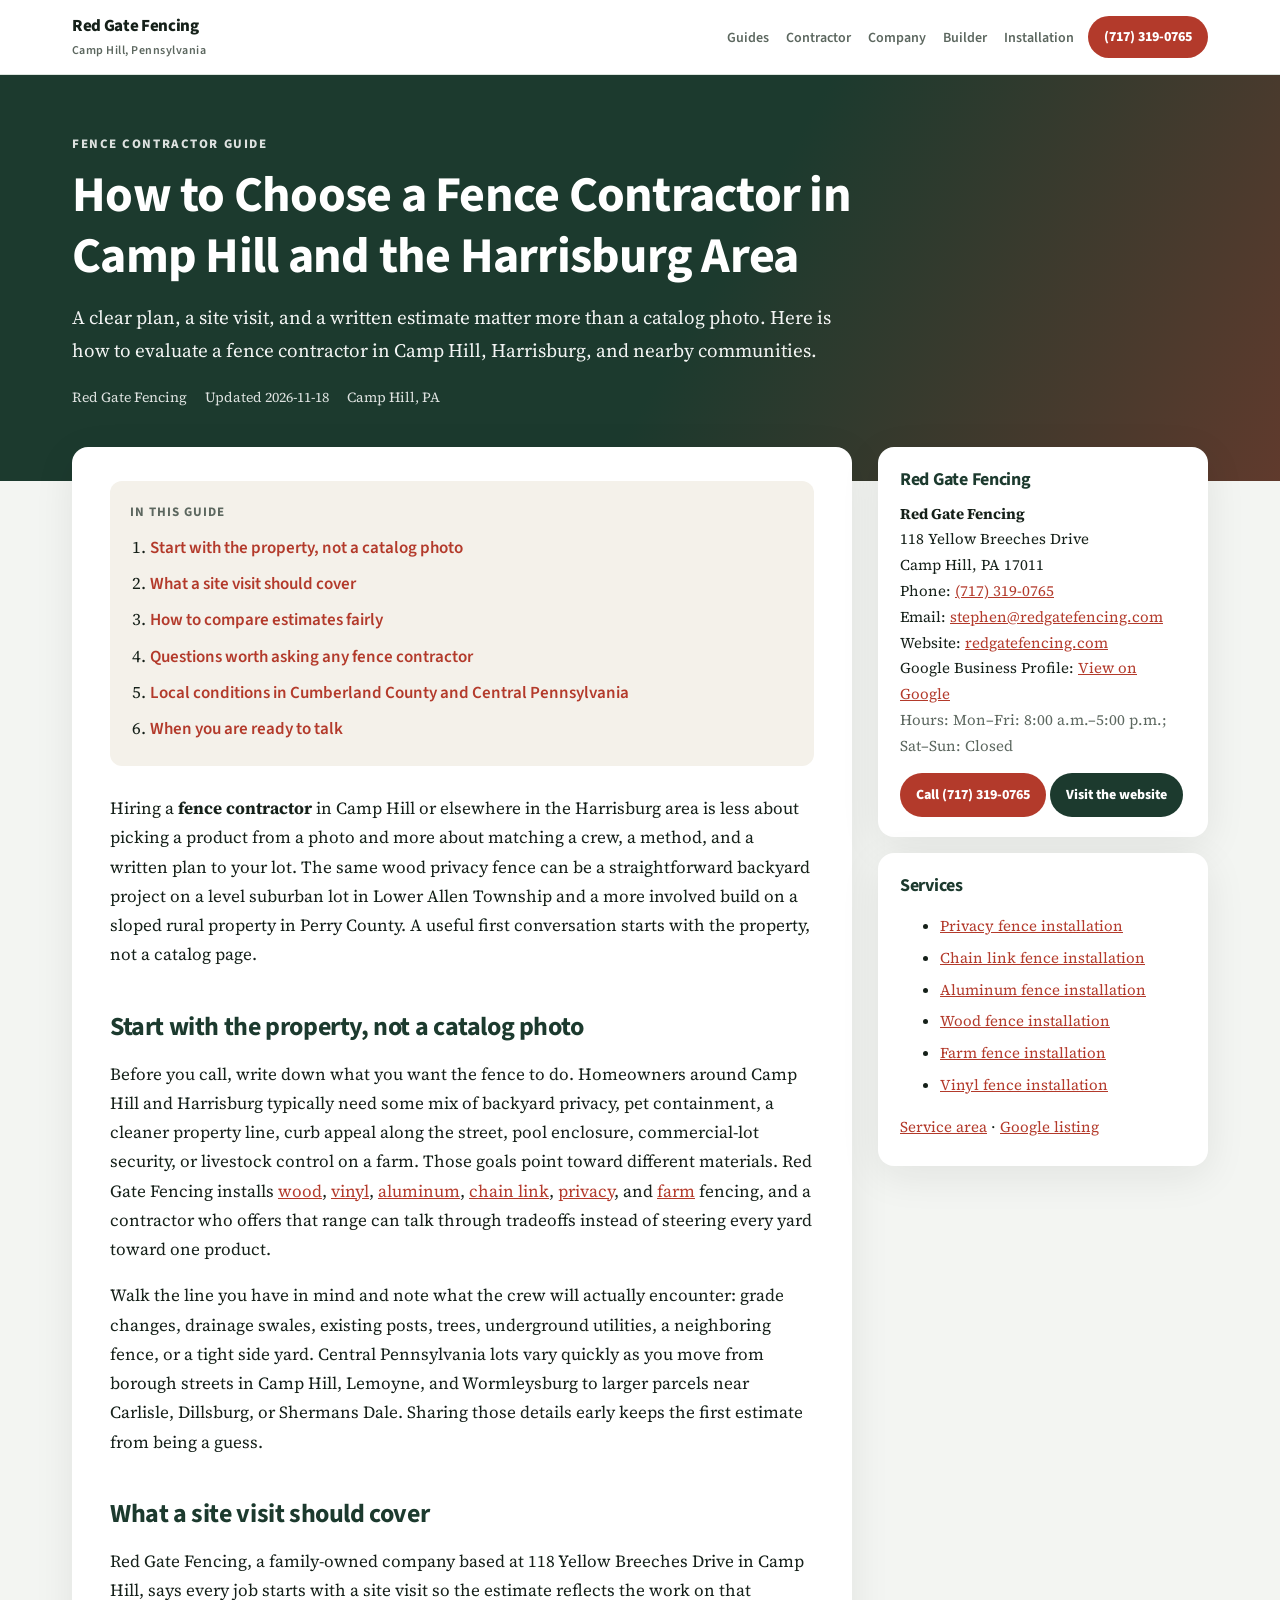
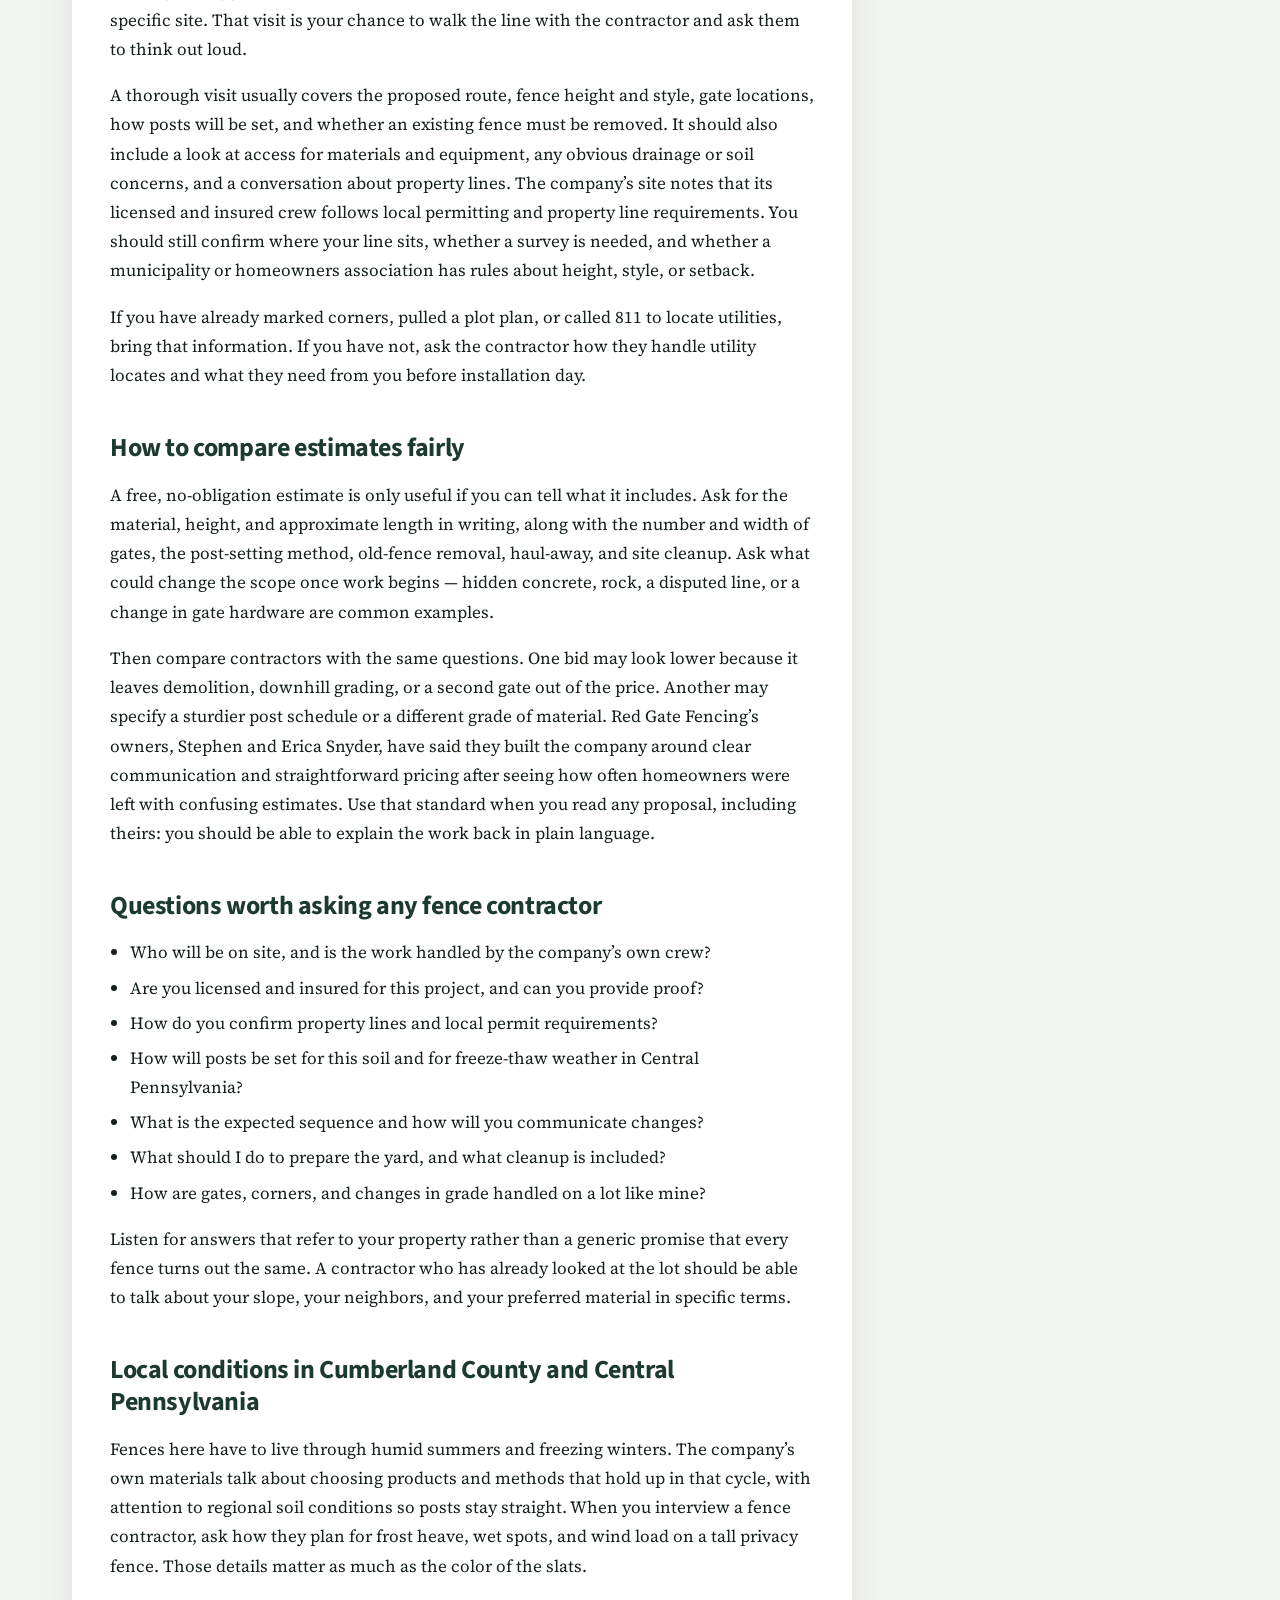
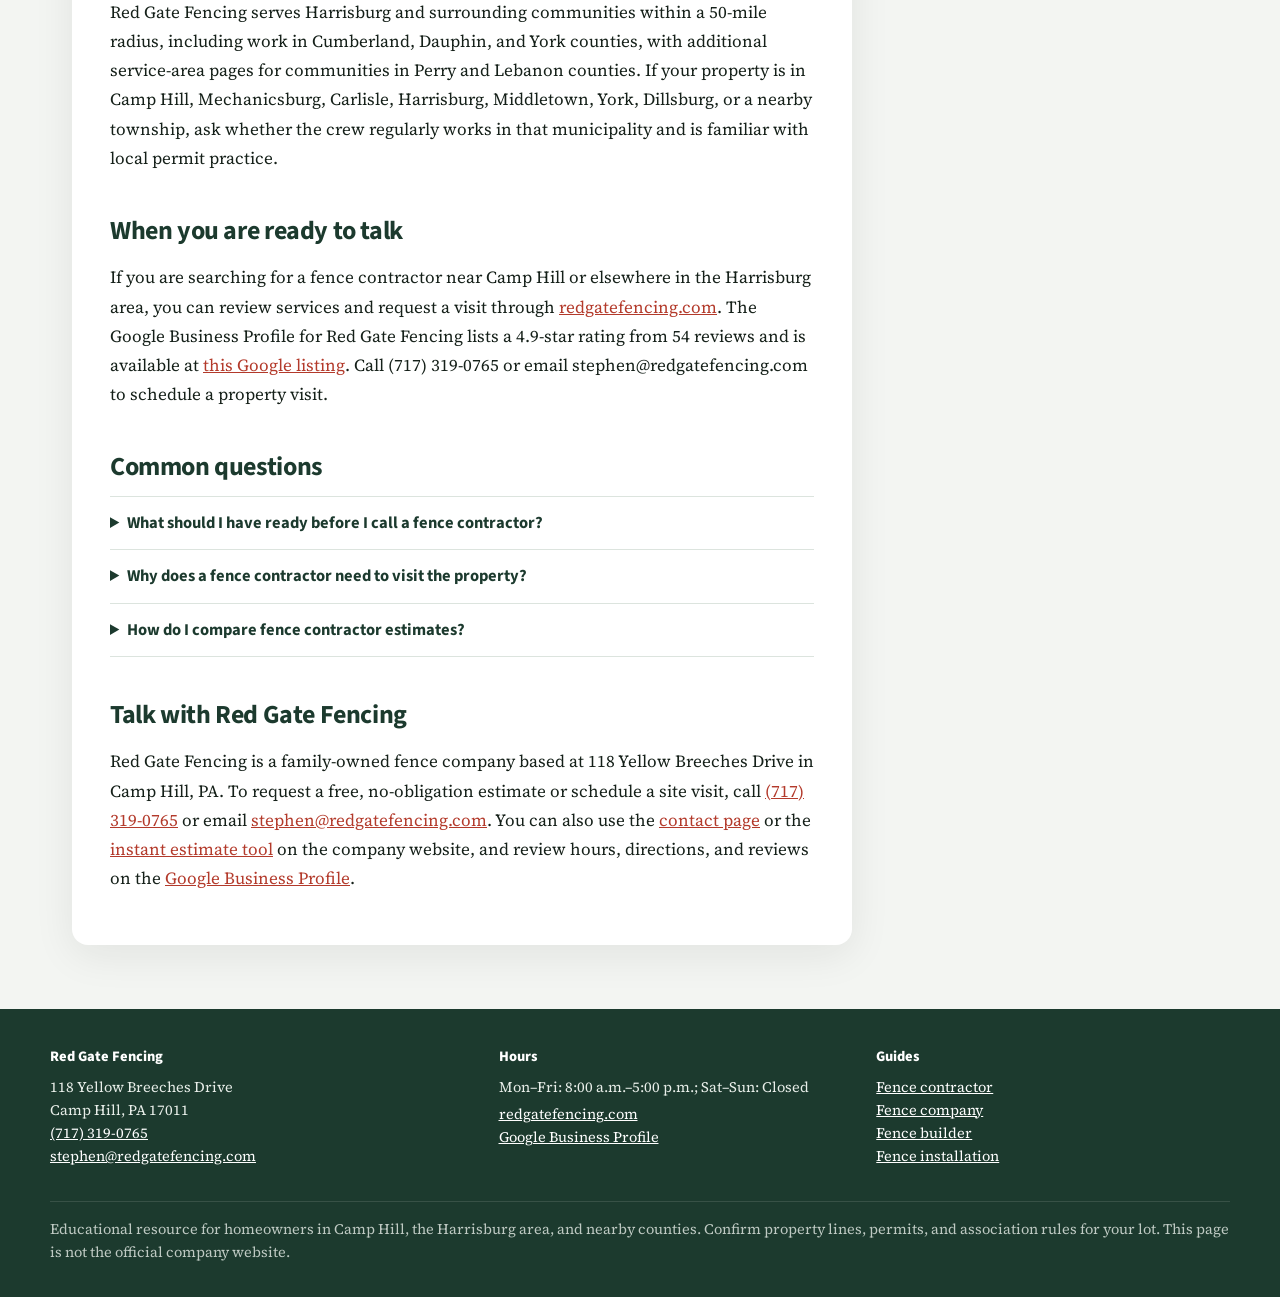
<file: fence-contractor/index.html>
<!DOCTYPE html>
<html lang="en">
<head>
  <meta charset="utf-8">
  <meta name="viewport" content="width=device-width, initial-scale=1">
  <title>How to Choose a Fence Contractor in Camp Hill and the Harrisburg Area</title>
  <meta name="description" content="A practical guide for Camp Hill and Harrisburg-area homeowners on hiring a fence contractor, comparing site visits and estimates, and planning a fence project.">
  <meta property="og:type" content="article">
  <meta property="og:title" content="How to Choose a Fence Contractor in Camp Hill and the Harrisburg Area">
  <meta property="og:description" content="A practical guide for Camp Hill and Harrisburg-area homeowners on hiring a fence contractor, comparing site visits and estimates, and planning a fence project.">
  <meta property="og:site_name" content="Red Gate Fencing">
  <meta name="twitter:card" content="summary">
  <meta name="twitter:title" content="How to Choose a Fence Contractor in Camp Hill and the Harrisburg Area">
  <meta name="twitter:description" content="A practical guide for Camp Hill and Harrisburg-area homeowners on hiring a fence contractor, comparing site visits and estimates, and planning a fence project.">
  <link rel="preconnect" href="https://fonts.googleapis.com">
  <link rel="preconnect" href="https://fonts.gstatic.com" crossorigin>
  <link href="https://fonts.googleapis.com/css2?family=Source+Sans+3:wght@400;600;700;800&family=Source+Serif+4:opsz,wght@8..60,400;8..60,600&display=swap" rel="stylesheet">
  <link rel="stylesheet" href="../css/styles.css">
  <script type="application/ld+json">
{
  "@context": "https://schema.org",
  "@graph": [
    {
      "@type": [
        "LocalBusiness",
        "HomeAndConstructionBusiness"
      ],
      "@id": "https://redgatefencing.com/#business",
      "name": "Red Gate Fencing",
      "telephone": "+17173190765",
      "email": "stephen@redgatefencing.com",
      "url": "https://redgatefencing.com/",
      "image": "https://redgatefencing.com/wp-content/uploads/2026/07/Trusted-Fence-Installation-in-Camp-Hill-PA-and-Beyond.webp",
      "address": {
        "@type": "PostalAddress",
        "streetAddress": "118 Yellow Breeches Drive",
        "addressLocality": "Camp Hill",
        "addressRegion": "PA",
        "postalCode": "17011",
        "addressCountry": "US"
      },
      "geo": {
        "@type": "GeoCoordinates",
        "latitude": 40.22089,
        "longitude": -76.895673
      },
      "openingHoursSpecification": [
        {
          "@type": "OpeningHoursSpecification",
          "dayOfWeek": "Monday",
          "opens": "08:00",
          "closes": "17:00"
        },
        {
          "@type": "OpeningHoursSpecification",
          "dayOfWeek": "Tuesday",
          "opens": "08:00",
          "closes": "17:00"
        },
        {
          "@type": "OpeningHoursSpecification",
          "dayOfWeek": "Wednesday",
          "opens": "08:00",
          "closes": "17:00"
        },
        {
          "@type": "OpeningHoursSpecification",
          "dayOfWeek": "Thursday",
          "opens": "08:00",
          "closes": "17:00"
        },
        {
          "@type": "OpeningHoursSpecification",
          "dayOfWeek": "Friday",
          "opens": "08:00",
          "closes": "17:00"
        }
      ],
      "areaServed": [
        {
          "@type": "City",
          "name": "Camp Hill"
        },
        {
          "@type": "City",
          "name": "Harrisburg"
        },
        {
          "@type": "AdministrativeArea",
          "name": "Cumberland County"
        },
        {
          "@type": "AdministrativeArea",
          "name": "Dauphin County"
        },
        {
          "@type": "AdministrativeArea",
          "name": "York County"
        },
        {
          "@type": "AdministrativeArea",
          "name": "Perry County"
        },
        {
          "@type": "AdministrativeArea",
          "name": "Lebanon County"
        }
      ],
      "hasMap": "https://share.google/2kul3TJSfiEbm35Dx",
      "sameAs": [
        "https://redgatefencing.com/",
        "https://share.google/2kul3TJSfiEbm35Dx"
      ],
      "aggregateRating": {
        "@type": "AggregateRating",
        "ratingValue": "4.9",
        "reviewCount": "54",
        "bestRating": "5"
      },
      "hasOfferCatalog": {
        "@type": "OfferCatalog",
        "name": "Red Gate Fencing services",
        "itemListElement": [
          {
            "@type": "Offer",
            "itemOffered": {
              "@type": "Service",
              "name": "Privacy fence installation",
              "url": "https://redgatefencing.com/privacy-fence-installation/"
            }
          },
          {
            "@type": "Offer",
            "itemOffered": {
              "@type": "Service",
              "name": "Chain link fence installation",
              "url": "https://redgatefencing.com/chain-link-fence-installation/"
            }
          },
          {
            "@type": "Offer",
            "itemOffered": {
              "@type": "Service",
              "name": "Aluminum fence installation",
              "url": "https://redgatefencing.com/aluminum-fence-installation/"
            }
          },
          {
            "@type": "Offer",
            "itemOffered": {
              "@type": "Service",
              "name": "Wood fence installation",
              "url": "https://redgatefencing.com/wood-fence-installation/"
            }
          },
          {
            "@type": "Offer",
            "itemOffered": {
              "@type": "Service",
              "name": "Farm fence installation",
              "url": "https://redgatefencing.com/farm-fences/"
            }
          },
          {
            "@type": "Offer",
            "itemOffered": {
              "@type": "Service",
              "name": "Vinyl fence installation",
              "url": "https://redgatefencing.com/vinyl-fences/"
            }
          }
        ]
      }
    },
    {
      "@type": "WebPage",
      "name": "How to Choose a Fence Contractor in Camp Hill and the Harrisburg Area",
      "description": "A practical guide for Camp Hill and Harrisburg-area homeowners on hiring a fence contractor, comparing site visits and estimates, and planning a fence project.",
      "about": {
        "@id": "https://redgatefencing.com/#business"
      },
      "mainEntity": {
        "@id": "https://redgatefencing.com/#business"
      }
    },
    {
      "@type": "FAQPage",
      "mainEntity": [
        {
          "@type": "Question",
          "name": "What should I have ready before I call a fence contractor?",
          "acceptedAnswer": {
            "@type": "Answer",
            "text": "Be ready to describe the property, the length or area you want fenced, the main purpose of the fence, and any known constraints such as a slope, an existing fence, an easement, or an association rule. Photos of the yard and a rough idea of preferred materials help, but they do not replace a site visit."
          }
        },
        {
          "@type": "Question",
          "name": "Why does a fence contractor need to visit the property?",
          "acceptedAnswer": {
            "@type": "Answer",
            "text": "A site visit lets the contractor see grade, soil, access, corners, gates, and existing structures that photos can miss. Red Gate Fencing starts jobs with a site visit so the estimate can reflect the work on that specific property."
          }
        },
        {
          "@type": "Question",
          "name": "How do I compare fence contractor estimates?",
          "acceptedAnswer": {
            "@type": "Answer",
            "text": "Compare the same scope: material and height, post setting, gates, removal of an old fence, cleanup, and what could change the work once it starts. A lower number is not a better bid if it leaves out work the other estimate includes."
          }
        }
      ]
    }
  ]
}
  </script>
</head>
<body>
  <header class="top">
    <div class="in">
      <a class="nm" href="../">Red Gate Fencing<span>Camp Hill, Pennsylvania</span></a>
      
<nav class="sans">
  <a href="../">Guides</a>
  <a href="../fence-contractor/">Contractor</a>
  <a href="../fence-company/">Company</a>
  <a href="../fence-builder/">Builder</a>
  <a href="../fence-installation/">Installation</a>
</nav>

      <a class="tel" href="tel:+17173190765">(717) 319-0765</a>
    </div>
  </header>
  <section class="cover">
    <div class="in">
      <div class="kick">Fence contractor guide</div>
      <h1>How to Choose a Fence Contractor in Camp Hill and the Harrisburg Area</h1>
      <p>A clear plan, a site visit, and a written estimate matter more than a catalog photo. Here is how to evaluate a fence contractor in Camp Hill, Harrisburg, and nearby communities.</p>
      <div class="meta"><span>Red Gate Fencing</span><span>Updated 2026-11-18</span><span>Camp Hill, PA</span></div>
    </div>
  </section>
  <div class="lay">
    <main class="paper">
      <div class="toc"><strong>In this guide</strong><ol><li><a href="#property">Start with the property, not a catalog photo</a></li><li><a href="#visit-site">What a site visit should cover</a></li><li><a href="#estimates">How to compare estimates fairly</a></li><li><a href="#questions">Questions worth asking any fence contractor</a></li><li><a href="#local">Local conditions in Cumberland County and Central Pennsylvania</a></li><li><a href="#call">When you are ready to talk</a></li></ol></div>
      
<p>Hiring a <strong>fence contractor</strong> in Camp Hill or elsewhere in the Harrisburg area is less about picking a product from a photo and more about matching a crew, a method, and a written plan to your lot. The same wood privacy fence can be a straightforward backyard project on a level suburban lot in Lower Allen Township and a more involved build on a sloped rural property in Perry County. A useful first conversation starts with the property, not a catalog page.</p>

<h2 id="property">Start with the property, not a catalog photo</h2>
<p>Before you call, write down what you want the fence to do. Homeowners around Camp Hill and Harrisburg typically need some mix of backyard privacy, pet containment, a cleaner property line, curb appeal along the street, pool enclosure, commercial-lot security, or livestock control on a farm. Those goals point toward different materials. Red Gate Fencing installs <a href="https://redgatefencing.com/wood-fence-installation/">wood</a>, <a href="https://redgatefencing.com/vinyl-fences/">vinyl</a>, <a href="https://redgatefencing.com/aluminum-fence-installation/">aluminum</a>, <a href="https://redgatefencing.com/chain-link-fence-installation/">chain link</a>, <a href="https://redgatefencing.com/privacy-fence-installation/">privacy</a>, and <a href="https://redgatefencing.com/farm-fences/">farm</a> fencing, and a contractor who offers that range can talk through tradeoffs instead of steering every yard toward one product.</p>
<p>Walk the line you have in mind and note what the crew will actually encounter: grade changes, drainage swales, existing posts, trees, underground utilities, a neighboring fence, or a tight side yard. Central Pennsylvania lots vary quickly as you move from borough streets in Camp Hill, Lemoyne, and Wormleysburg to larger parcels near Carlisle, Dillsburg, or Shermans Dale. Sharing those details early keeps the first estimate from being a guess.</p>

<h2 id="visit-site">What a site visit should cover</h2>
<p>Red Gate Fencing, a family-owned company based at 118 Yellow Breeches Drive in Camp Hill, says every job starts with a site visit so the estimate reflects the work on that specific site. That visit is your chance to walk the line with the contractor and ask them to think out loud.</p>
<p>A thorough visit usually covers the proposed route, fence height and style, gate locations, how posts will be set, and whether an existing fence must be removed. It should also include a look at access for materials and equipment, any obvious drainage or soil concerns, and a conversation about property lines. The company’s site notes that its licensed and insured crew follows local permitting and property line requirements. You should still confirm where your line sits, whether a survey is needed, and whether a municipality or homeowners association has rules about height, style, or setback.</p>
<p>If you have already marked corners, pulled a plot plan, or called 811 to locate utilities, bring that information. If you have not, ask the contractor how they handle utility locates and what they need from you before installation day.</p>

<h2 id="estimates">How to compare estimates fairly</h2>
<p>A free, no-obligation estimate is only useful if you can tell what it includes. Ask for the material, height, and approximate length in writing, along with the number and width of gates, the post-setting method, old-fence removal, haul-away, and site cleanup. Ask what could change the scope once work begins — hidden concrete, rock, a disputed line, or a change in gate hardware are common examples.</p>
<p>Then compare contractors with the same questions. One bid may look lower because it leaves demolition, downhill grading, or a second gate out of the price. Another may specify a sturdier post schedule or a different grade of material. Red Gate Fencing’s owners, Stephen and Erica Snyder, have said they built the company around clear communication and straightforward pricing after seeing how often homeowners were left with confusing estimates. Use that standard when you read any proposal, including theirs: you should be able to explain the work back in plain language.</p>

<h2 id="questions">Questions worth asking any fence contractor</h2>
<ul>
  <li>Who will be on site, and is the work handled by the company’s own crew?</li>
  <li>Are you licensed and insured for this project, and can you provide proof?</li>
  <li>How do you confirm property lines and local permit requirements?</li>
  <li>How will posts be set for this soil and for freeze-thaw weather in Central Pennsylvania?</li>
  <li>What is the expected sequence and how will you communicate changes?</li>
  <li>What should I do to prepare the yard, and what cleanup is included?</li>
  <li>How are gates, corners, and changes in grade handled on a lot like mine?</li>
</ul>
<p>Listen for answers that refer to your property rather than a generic promise that every fence turns out the same. A contractor who has already looked at the lot should be able to talk about your slope, your neighbors, and your preferred material in specific terms.</p>

<h2 id="local">Local conditions in Cumberland County and Central Pennsylvania</h2>
<p>Fences here have to live through humid summers and freezing winters. The company’s own materials talk about choosing products and methods that hold up in that cycle, with attention to regional soil conditions so posts stay straight. When you interview a fence contractor, ask how they plan for frost heave, wet spots, and wind load on a tall privacy fence. Those details matter as much as the color of the slats.</p>
<p>Red Gate Fencing serves Harrisburg and surrounding communities within a 50-mile radius, including work in Cumberland, Dauphin, and York counties, with additional service-area pages for communities in Perry and Lebanon counties. If your property is in Camp Hill, Mechanicsburg, Carlisle, Harrisburg, Middletown, York, Dillsburg, or a nearby township, ask whether the crew regularly works in that municipality and is familiar with local permit practice.</p>

<h2 id="call">When you are ready to talk</h2>
<p>If you are searching for a fence contractor near Camp Hill or elsewhere in the Harrisburg area, you can review services and request a visit through <a href="https://redgatefencing.com/">redgatefencing.com</a>. The Google Business Profile for Red Gate Fencing lists a 4.9-star rating from 54 reviews and is available at <a href="https://share.google/2kul3TJSfiEbm35Dx">this Google listing</a>. Call (717) 319-0765 or email stephen@redgatefencing.com to schedule a property visit.</p>

      <h2 id="faq">Common questions</h2><div class="faq"><details><summary>What should I have ready before I call a fence contractor?</summary><p>Be ready to describe the property, the length or area you want fenced, the main purpose of the fence, and any known constraints such as a slope, an existing fence, an easement, or an association rule. Photos of the yard and a rough idea of preferred materials help, but they do not replace a site visit.</p></details><details><summary>Why does a fence contractor need to visit the property?</summary><p>A site visit lets the contractor see grade, soil, access, corners, gates, and existing structures that photos can miss. Red Gate Fencing starts jobs with a site visit so the estimate can reflect the work on that specific property.</p></details><details><summary>How do I compare fence contractor estimates?</summary><p>Compare the same scope: material and height, post setting, gates, removal of an old fence, cleanup, and what could change the work once it starts. A lower number is not a better bid if it leaves out work the other estimate includes.</p></details></div>
      <h2 id="visit">Talk with Red Gate Fencing</h2>
      <p>Red Gate Fencing is a family-owned fence company based at 118 Yellow Breeches Drive in Camp Hill, PA. To request a free, no-obligation estimate or schedule a site visit, call <a href="tel:+17173190765">(717) 319-0765</a> or email <a href="mailto:stephen@redgatefencing.com">stephen@redgatefencing.com</a>. You can also use the <a href="https://redgatefencing.com/contact/">contact page</a> or the <a href="https://redgatefencing.com/estimating-tool/">instant estimate tool</a> on the company website, and review hours, directions, and reviews on the <a href="https://share.google/2kul3TJSfiEbm35Dx">Google Business Profile</a>.</p>
    </main>
    <aside class="side" id="contact">
      <div class="card">
        <h3>Red Gate Fencing</h3>
        <p><strong>Red Gate Fencing</strong><br>
118 Yellow Breeches Drive<br>Camp Hill, PA 17011<br>
Phone: <a href="tel:+17173190765">(717) 319-0765</a><br>
Email: <a href="mailto:stephen@redgatefencing.com">stephen@redgatefencing.com</a><br>
Website: <a href="https://redgatefencing.com/">redgatefencing.com</a><br>
Google Business Profile: <a href="https://share.google/2kul3TJSfiEbm35Dx">View on Google</a><br>
<span class="muted">Hours: Mon–Fri: 8:00 a.m.–5:00 p.m.; Sat–Sun: Closed</span></p>
        <a class="btn" href="tel:+17173190765">Call (717) 319-0765</a>
        <a class="btn sec" href="https://redgatefencing.com/">Visit the website</a>
      </div>
      <div class="card">
        <h3>Services</h3>
        <ul>
          <li><a href="https://redgatefencing.com/privacy-fence-installation/">Privacy fence installation</a></li><li><a href="https://redgatefencing.com/chain-link-fence-installation/">Chain link fence installation</a></li><li><a href="https://redgatefencing.com/aluminum-fence-installation/">Aluminum fence installation</a></li><li><a href="https://redgatefencing.com/wood-fence-installation/">Wood fence installation</a></li><li><a href="https://redgatefencing.com/farm-fences/">Farm fence installation</a></li><li><a href="https://redgatefencing.com/vinyl-fences/">Vinyl fence installation</a></li>
        </ul>
        <p><a href="https://redgatefencing.com/service-area/">Service area</a> · <a href="https://share.google/2kul3TJSfiEbm35Dx">Google listing</a></p>
      </div>
    </aside>
  </div>
  <footer class="foot">
    <div class="in">
      <div>
        <p class="lbl">Red Gate Fencing</p>
        <p>118 Yellow Breeches Drive<br>Camp Hill, PA 17011<br><a href="tel:+17173190765">(717) 319-0765</a><br><a href="mailto:stephen@redgatefencing.com">stephen@redgatefencing.com</a></p>
      </div>
      <div>
        <p class="lbl">Hours</p>
        <p>Mon–Fri: 8:00 a.m.–5:00 p.m.; Sat–Sun: Closed</p>
        <p><a href="https://redgatefencing.com/">redgatefencing.com</a><br><a href="https://share.google/2kul3TJSfiEbm35Dx">Google Business Profile</a></p>
      </div>
      <div>
        <p class="lbl">Guides</p>
        <p>
          <a href="../fence-contractor/">Fence contractor</a><br>
          <a href="../fence-company/">Fence company</a><br>
          <a href="../fence-builder/">Fence builder</a><br>
          <a href="../fence-installation/">Fence installation</a>
        </p>
      </div>
      <p class="legal">Educational resource for homeowners in Camp Hill, the Harrisburg area, and nearby counties. Confirm property lines, permits, and association rules for your lot. This page is not the official company website.</p>
    </div>
  </footer>
</body>
</html>
</file>
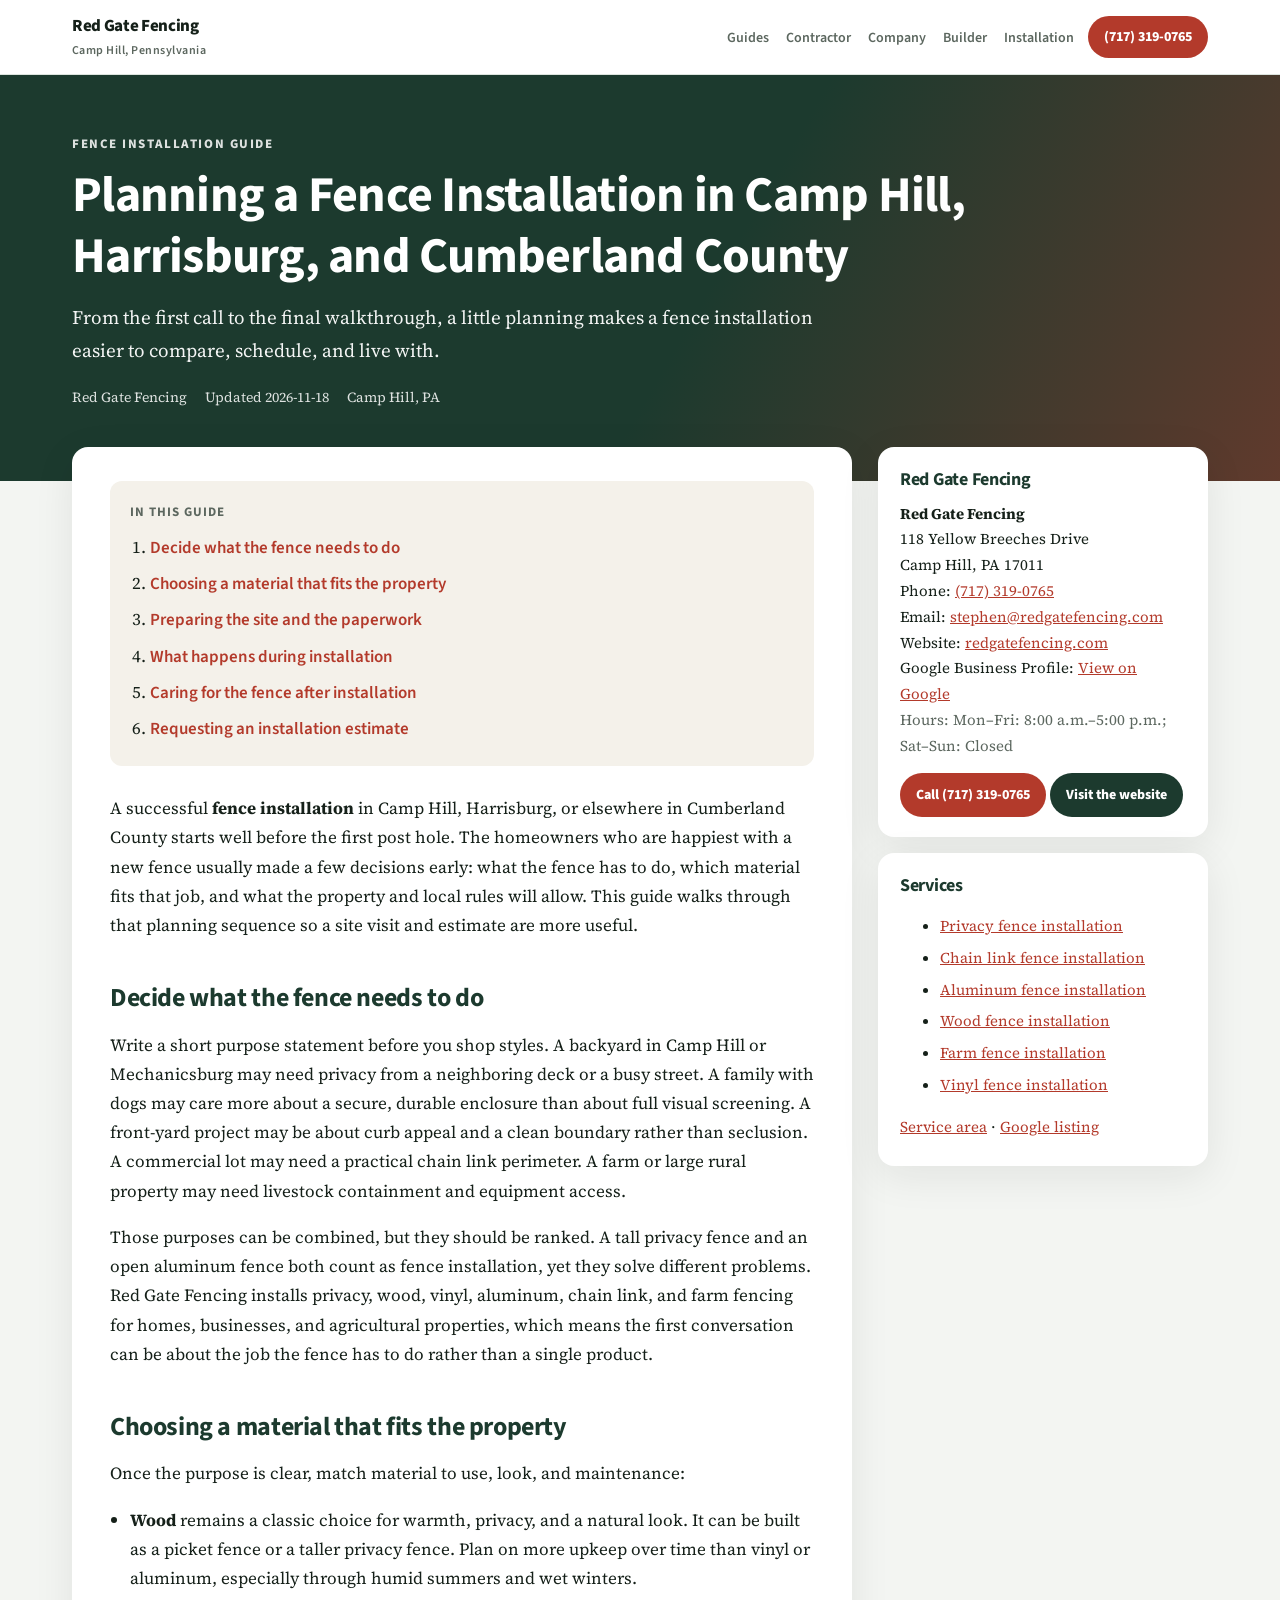
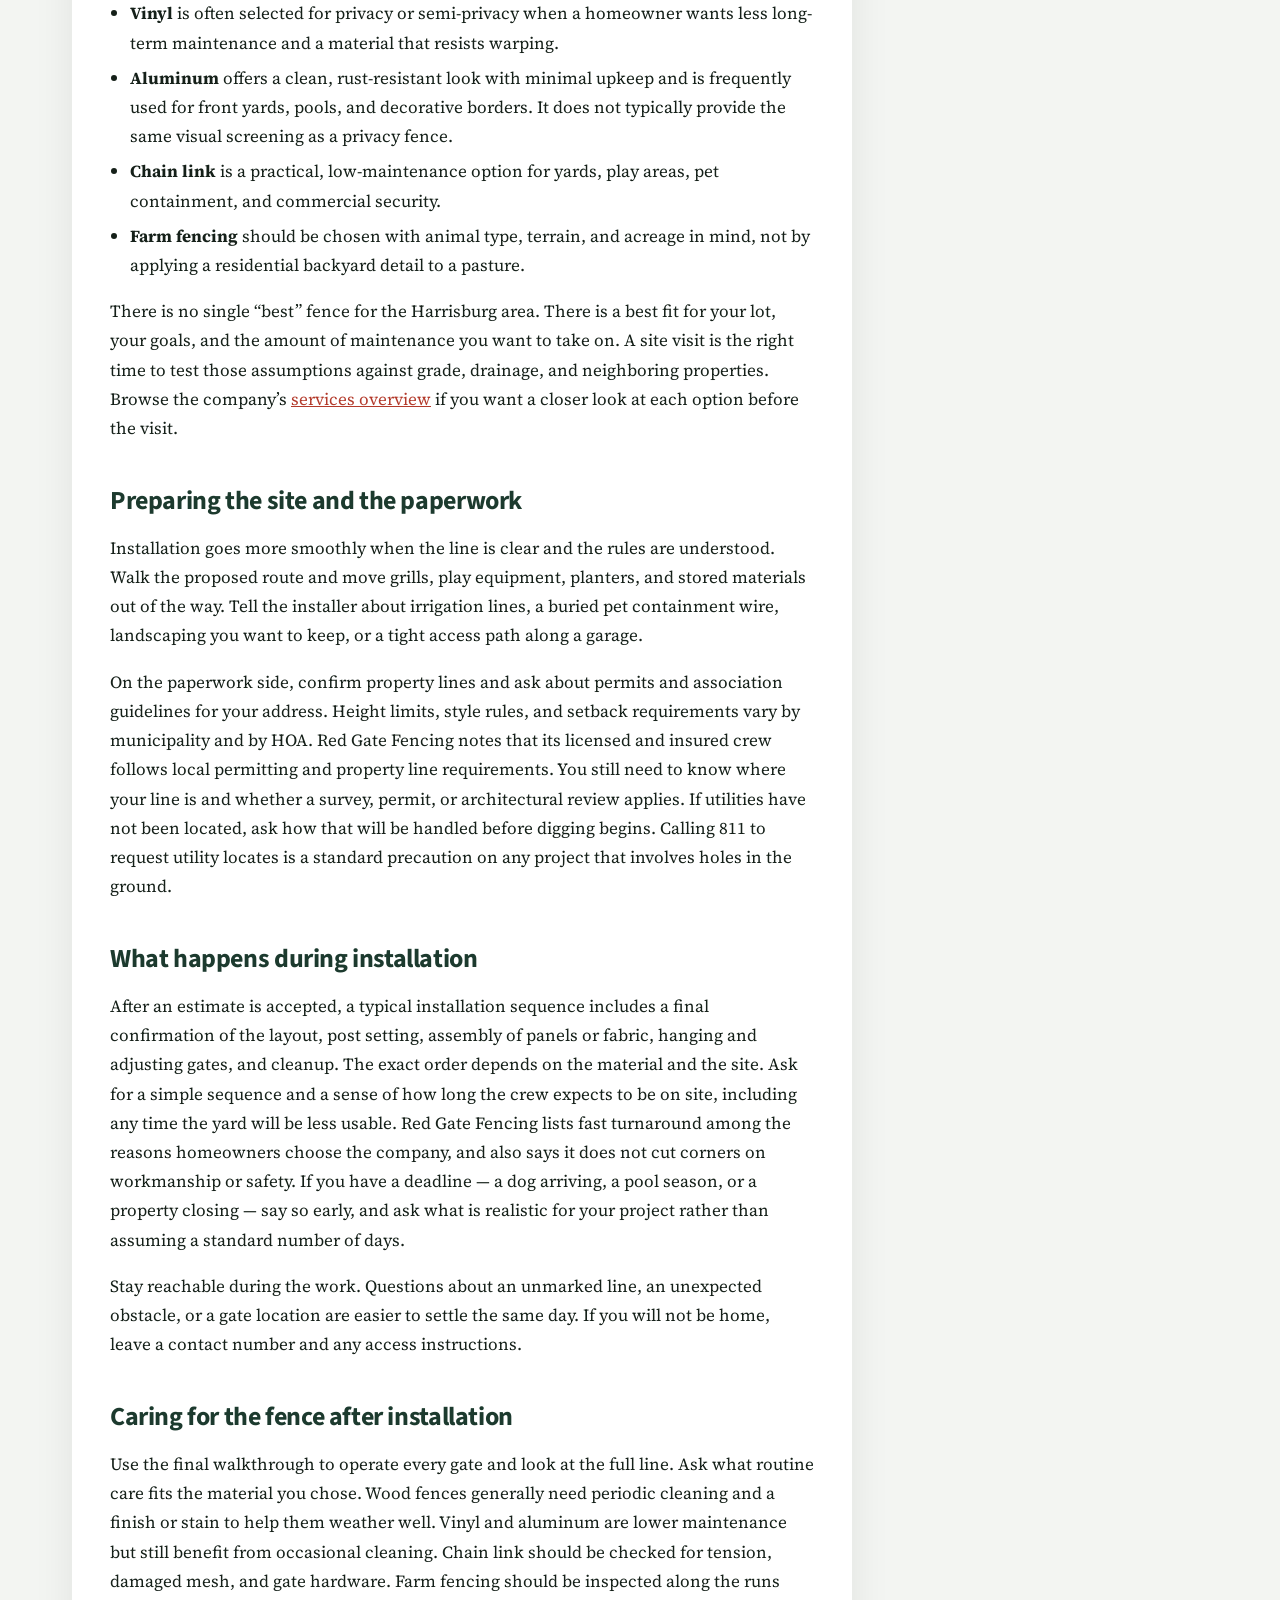
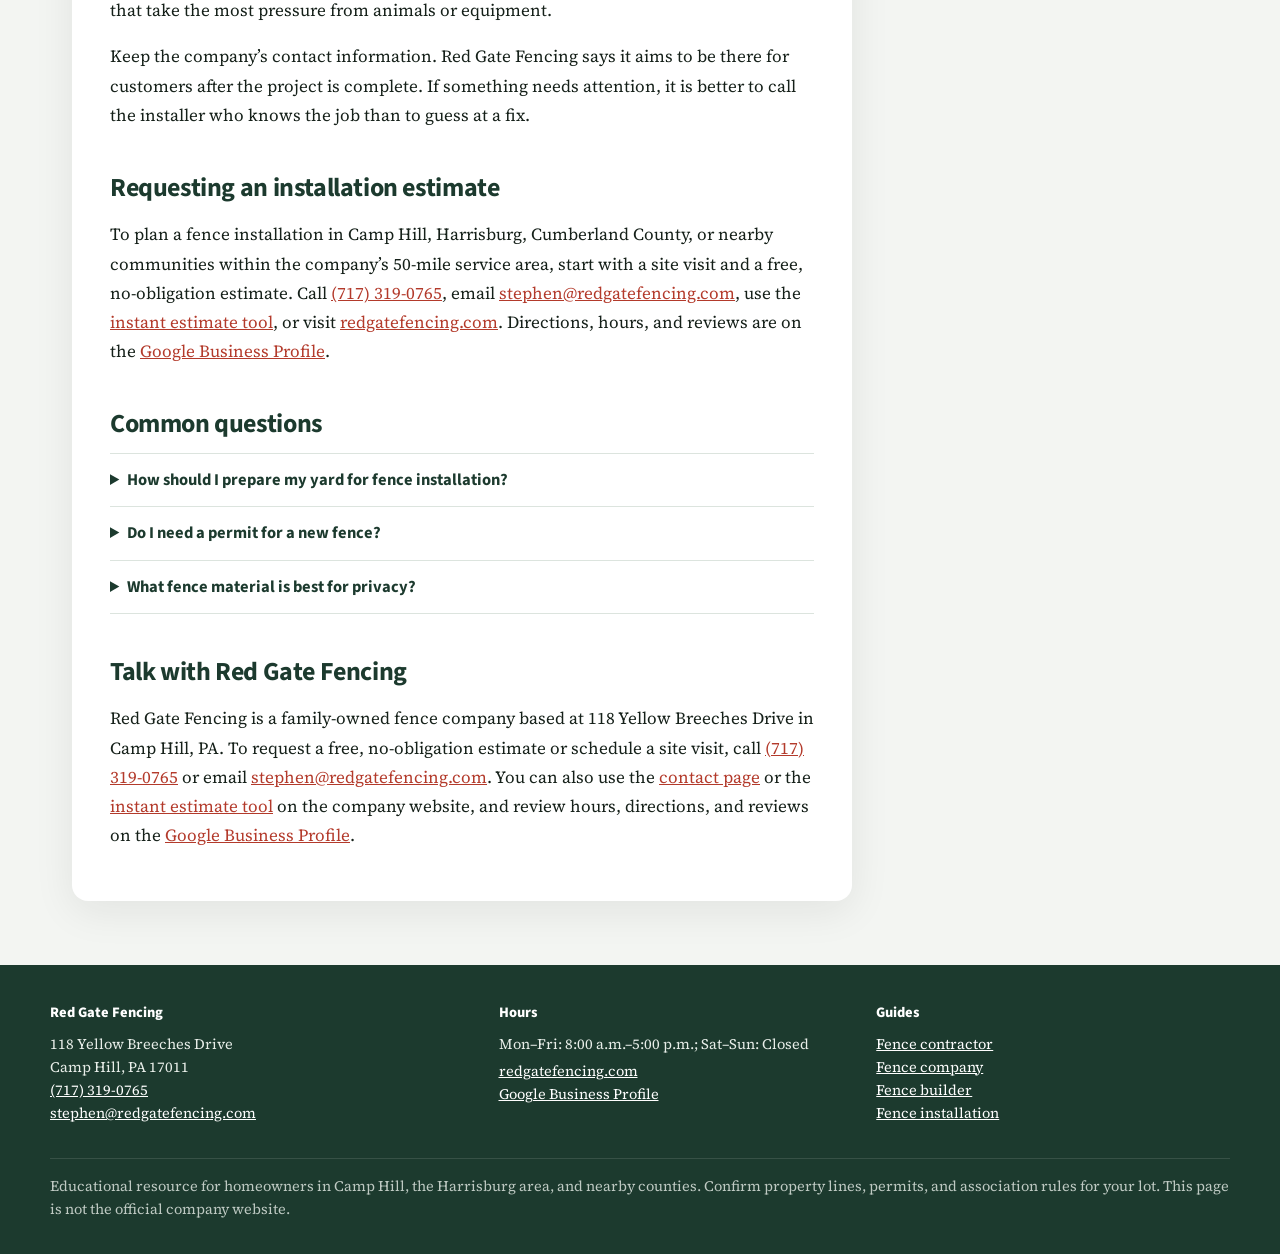
<file: fence-installation/index.html>
<!DOCTYPE html>
<html lang="en">
<head>
  <meta charset="utf-8">
  <meta name="viewport" content="width=device-width, initial-scale=1">
  <title>Planning a Fence Installation in Camp Hill, Harrisburg, and Cumberland County</title>
  <meta name="description" content="A step-by-step fence installation guide for Camp Hill, Harrisburg, and Cumberland County: purpose, materials, permits, installation day, and care afterward.">
  <meta property="og:type" content="article">
  <meta property="og:title" content="Planning a Fence Installation in Camp Hill, Harrisburg, and Cumberland County">
  <meta property="og:description" content="A step-by-step fence installation guide for Camp Hill, Harrisburg, and Cumberland County: purpose, materials, permits, installation day, and care afterward.">
  <meta property="og:site_name" content="Red Gate Fencing">
  <meta name="twitter:card" content="summary">
  <meta name="twitter:title" content="Planning a Fence Installation in Camp Hill, Harrisburg, and Cumberland County">
  <meta name="twitter:description" content="A step-by-step fence installation guide for Camp Hill, Harrisburg, and Cumberland County: purpose, materials, permits, installation day, and care afterward.">
  <link rel="preconnect" href="https://fonts.googleapis.com">
  <link rel="preconnect" href="https://fonts.gstatic.com" crossorigin>
  <link href="https://fonts.googleapis.com/css2?family=Source+Sans+3:wght@400;600;700;800&family=Source+Serif+4:opsz,wght@8..60,400;8..60,600&display=swap" rel="stylesheet">
  <link rel="stylesheet" href="../css/styles.css">
  <script type="application/ld+json">
{
  "@context": "https://schema.org",
  "@graph": [
    {
      "@type": [
        "LocalBusiness",
        "HomeAndConstructionBusiness"
      ],
      "@id": "https://redgatefencing.com/#business",
      "name": "Red Gate Fencing",
      "telephone": "+17173190765",
      "email": "stephen@redgatefencing.com",
      "url": "https://redgatefencing.com/",
      "image": "https://redgatefencing.com/wp-content/uploads/2026/07/Trusted-Fence-Installation-in-Camp-Hill-PA-and-Beyond.webp",
      "address": {
        "@type": "PostalAddress",
        "streetAddress": "118 Yellow Breeches Drive",
        "addressLocality": "Camp Hill",
        "addressRegion": "PA",
        "postalCode": "17011",
        "addressCountry": "US"
      },
      "geo": {
        "@type": "GeoCoordinates",
        "latitude": 40.22089,
        "longitude": -76.895673
      },
      "openingHoursSpecification": [
        {
          "@type": "OpeningHoursSpecification",
          "dayOfWeek": "Monday",
          "opens": "08:00",
          "closes": "17:00"
        },
        {
          "@type": "OpeningHoursSpecification",
          "dayOfWeek": "Tuesday",
          "opens": "08:00",
          "closes": "17:00"
        },
        {
          "@type": "OpeningHoursSpecification",
          "dayOfWeek": "Wednesday",
          "opens": "08:00",
          "closes": "17:00"
        },
        {
          "@type": "OpeningHoursSpecification",
          "dayOfWeek": "Thursday",
          "opens": "08:00",
          "closes": "17:00"
        },
        {
          "@type": "OpeningHoursSpecification",
          "dayOfWeek": "Friday",
          "opens": "08:00",
          "closes": "17:00"
        }
      ],
      "areaServed": [
        {
          "@type": "City",
          "name": "Camp Hill"
        },
        {
          "@type": "City",
          "name": "Harrisburg"
        },
        {
          "@type": "AdministrativeArea",
          "name": "Cumberland County"
        },
        {
          "@type": "AdministrativeArea",
          "name": "Dauphin County"
        },
        {
          "@type": "AdministrativeArea",
          "name": "York County"
        },
        {
          "@type": "AdministrativeArea",
          "name": "Perry County"
        },
        {
          "@type": "AdministrativeArea",
          "name": "Lebanon County"
        }
      ],
      "hasMap": "https://share.google/2kul3TJSfiEbm35Dx",
      "sameAs": [
        "https://redgatefencing.com/",
        "https://share.google/2kul3TJSfiEbm35Dx"
      ],
      "aggregateRating": {
        "@type": "AggregateRating",
        "ratingValue": "4.9",
        "reviewCount": "54",
        "bestRating": "5"
      },
      "hasOfferCatalog": {
        "@type": "OfferCatalog",
        "name": "Red Gate Fencing services",
        "itemListElement": [
          {
            "@type": "Offer",
            "itemOffered": {
              "@type": "Service",
              "name": "Privacy fence installation",
              "url": "https://redgatefencing.com/privacy-fence-installation/"
            }
          },
          {
            "@type": "Offer",
            "itemOffered": {
              "@type": "Service",
              "name": "Chain link fence installation",
              "url": "https://redgatefencing.com/chain-link-fence-installation/"
            }
          },
          {
            "@type": "Offer",
            "itemOffered": {
              "@type": "Service",
              "name": "Aluminum fence installation",
              "url": "https://redgatefencing.com/aluminum-fence-installation/"
            }
          },
          {
            "@type": "Offer",
            "itemOffered": {
              "@type": "Service",
              "name": "Wood fence installation",
              "url": "https://redgatefencing.com/wood-fence-installation/"
            }
          },
          {
            "@type": "Offer",
            "itemOffered": {
              "@type": "Service",
              "name": "Farm fence installation",
              "url": "https://redgatefencing.com/farm-fences/"
            }
          },
          {
            "@type": "Offer",
            "itemOffered": {
              "@type": "Service",
              "name": "Vinyl fence installation",
              "url": "https://redgatefencing.com/vinyl-fences/"
            }
          }
        ]
      }
    },
    {
      "@type": "WebPage",
      "name": "Planning a Fence Installation in Camp Hill, Harrisburg, and Cumberland County",
      "description": "A step-by-step fence installation guide for Camp Hill, Harrisburg, and Cumberland County: purpose, materials, permits, installation day, and care afterward.",
      "about": {
        "@id": "https://redgatefencing.com/#business"
      },
      "mainEntity": {
        "@id": "https://redgatefencing.com/#business"
      }
    },
    {
      "@type": "FAQPage",
      "mainEntity": [
        {
          "@type": "Question",
          "name": "How should I prepare my yard for fence installation?",
          "acceptedAnswer": {
            "@type": "Answer",
            "text": "Clear personal items along the proposed line, unlock gates or side yards the crew will need, and point out sprinklers, buried pet fence, or landscaping you want protected. Ask the installer what else they need from you before the first work day."
          }
        },
        {
          "@type": "Question",
          "name": "Do I need a permit for a new fence?",
          "acceptedAnswer": {
            "@type": "Answer",
            "text": "It depends on the municipality, the height and location of the fence, and any association rules. Red Gate Fencing says its crew follows local permitting and property line requirements, but you should still ask what is needed for your address and confirm the rules that apply to your lot."
          }
        },
        {
          "@type": "Question",
          "name": "What fence material is best for privacy?",
          "acceptedAnswer": {
            "@type": "Answer",
            "text": "Wood and vinyl privacy fences are the most common choices for blocking sightlines. Wood offers a natural look; vinyl typically needs less long-term maintenance and resists warping. The better choice depends on budget, style, and how much upkeep you want to handle."
          }
        }
      ]
    }
  ]
}
  </script>
</head>
<body>
  <header class="top">
    <div class="in">
      <a class="nm" href="../">Red Gate Fencing<span>Camp Hill, Pennsylvania</span></a>
      
<nav class="sans">
  <a href="../">Guides</a>
  <a href="../fence-contractor/">Contractor</a>
  <a href="../fence-company/">Company</a>
  <a href="../fence-builder/">Builder</a>
  <a href="../fence-installation/">Installation</a>
</nav>

      <a class="tel" href="tel:+17173190765">(717) 319-0765</a>
    </div>
  </header>
  <section class="cover">
    <div class="in">
      <div class="kick">Fence installation guide</div>
      <h1>Planning a Fence Installation in Camp Hill, Harrisburg, and Cumberland County</h1>
      <p>From the first call to the final walkthrough, a little planning makes a fence installation easier to compare, schedule, and live with.</p>
      <div class="meta"><span>Red Gate Fencing</span><span>Updated 2026-11-18</span><span>Camp Hill, PA</span></div>
    </div>
  </section>
  <div class="lay">
    <main class="paper">
      <div class="toc"><strong>In this guide</strong><ol><li><a href="#purpose">Decide what the fence needs to do</a></li><li><a href="#material">Choosing a material that fits the property</a></li><li><a href="#prep">Preparing the site and the paperwork</a></li><li><a href="#during">What happens during installation</a></li><li><a href="#aftercare">Caring for the fence after installation</a></li><li><a href="#estimate">Requesting an installation estimate</a></li></ol></div>
      
<p>A successful <strong>fence installation</strong> in Camp Hill, Harrisburg, or elsewhere in Cumberland County starts well before the first post hole. The homeowners who are happiest with a new fence usually made a few decisions early: what the fence has to do, which material fits that job, and what the property and local rules will allow. This guide walks through that planning sequence so a site visit and estimate are more useful.</p>

<h2 id="purpose">Decide what the fence needs to do</h2>
<p>Write a short purpose statement before you shop styles. A backyard in Camp Hill or Mechanicsburg may need privacy from a neighboring deck or a busy street. A family with dogs may care more about a secure, durable enclosure than about full visual screening. A front-yard project may be about curb appeal and a clean boundary rather than seclusion. A commercial lot may need a practical chain link perimeter. A farm or large rural property may need livestock containment and equipment access.</p>
<p>Those purposes can be combined, but they should be ranked. A tall privacy fence and an open aluminum fence both count as fence installation, yet they solve different problems. Red Gate Fencing installs privacy, wood, vinyl, aluminum, chain link, and farm fencing for homes, businesses, and agricultural properties, which means the first conversation can be about the job the fence has to do rather than a single product.</p>

<h2 id="material">Choosing a material that fits the property</h2>
<p>Once the purpose is clear, match material to use, look, and maintenance:</p>
<ul>
  <li><strong>Wood</strong> remains a classic choice for warmth, privacy, and a natural look. It can be built as a picket fence or a taller privacy fence. Plan on more upkeep over time than vinyl or aluminum, especially through humid summers and wet winters.</li>
  <li><strong>Vinyl</strong> is often selected for privacy or semi-privacy when a homeowner wants less long-term maintenance and a material that resists warping.</li>
  <li><strong>Aluminum</strong> offers a clean, rust-resistant look with minimal upkeep and is frequently used for front yards, pools, and decorative borders. It does not typically provide the same visual screening as a privacy fence.</li>
  <li><strong>Chain link</strong> is a practical, low-maintenance option for yards, play areas, pet containment, and commercial security.</li>
  <li><strong>Farm fencing</strong> should be chosen with animal type, terrain, and acreage in mind, not by applying a residential backyard detail to a pasture.</li>
</ul>
<p>There is no single “best” fence for the Harrisburg area. There is a best fit for your lot, your goals, and the amount of maintenance you want to take on. A site visit is the right time to test those assumptions against grade, drainage, and neighboring properties. Browse the company’s <a href="https://redgatefencing.com/services/">services overview</a> if you want a closer look at each option before the visit.</p>

<h2 id="prep">Preparing the site and the paperwork</h2>
<p>Installation goes more smoothly when the line is clear and the rules are understood. Walk the proposed route and move grills, play equipment, planters, and stored materials out of the way. Tell the installer about irrigation lines, a buried pet containment wire, landscaping you want to keep, or a tight access path along a garage.</p>
<p>On the paperwork side, confirm property lines and ask about permits and association guidelines for your address. Height limits, style rules, and setback requirements vary by municipality and by HOA. Red Gate Fencing notes that its licensed and insured crew follows local permitting and property line requirements. You still need to know where your line is and whether a survey, permit, or architectural review applies. If utilities have not been located, ask how that will be handled before digging begins. Calling 811 to request utility locates is a standard precaution on any project that involves holes in the ground.</p>

<h2 id="during">What happens during installation</h2>
<p>After an estimate is accepted, a typical installation sequence includes a final confirmation of the layout, post setting, assembly of panels or fabric, hanging and adjusting gates, and cleanup. The exact order depends on the material and the site. Ask for a simple sequence and a sense of how long the crew expects to be on site, including any time the yard will be less usable. Red Gate Fencing lists fast turnaround among the reasons homeowners choose the company, and also says it does not cut corners on workmanship or safety. If you have a deadline — a dog arriving, a pool season, or a property closing — say so early, and ask what is realistic for your project rather than assuming a standard number of days.</p>
<p>Stay reachable during the work. Questions about an unmarked line, an unexpected obstacle, or a gate location are easier to settle the same day. If you will not be home, leave a contact number and any access instructions.</p>

<h2 id="aftercare">Caring for the fence after installation</h2>
<p>Use the final walkthrough to operate every gate and look at the full line. Ask what routine care fits the material you chose. Wood fences generally need periodic cleaning and a finish or stain to help them weather well. Vinyl and aluminum are lower maintenance but still benefit from occasional cleaning. Chain link should be checked for tension, damaged mesh, and gate hardware. Farm fencing should be inspected along the runs that take the most pressure from animals or equipment.</p>
<p>Keep the company’s contact information. Red Gate Fencing says it aims to be there for customers after the project is complete. If something needs attention, it is better to call the installer who knows the job than to guess at a fix.</p>

<h2 id="estimate">Requesting an installation estimate</h2>
<p>To plan a fence installation in Camp Hill, Harrisburg, Cumberland County, or nearby communities within the company’s 50-mile service area, start with a site visit and a free, no-obligation estimate. Call <a href="tel:+17173190765">(717) 319-0765</a>, email <a href="mailto:stephen@redgatefencing.com">stephen@redgatefencing.com</a>, use the <a href="https://redgatefencing.com/estimating-tool/">instant estimate tool</a>, or visit <a href="https://redgatefencing.com/">redgatefencing.com</a>. Directions, hours, and reviews are on the <a href="https://share.google/2kul3TJSfiEbm35Dx">Google Business Profile</a>.</p>

      <h2 id="faq">Common questions</h2><div class="faq"><details><summary>How should I prepare my yard for fence installation?</summary><p>Clear personal items along the proposed line, unlock gates or side yards the crew will need, and point out sprinklers, buried pet fence, or landscaping you want protected. Ask the installer what else they need from you before the first work day.</p></details><details><summary>Do I need a permit for a new fence?</summary><p>It depends on the municipality, the height and location of the fence, and any association rules. Red Gate Fencing says its crew follows local permitting and property line requirements, but you should still ask what is needed for your address and confirm the rules that apply to your lot.</p></details><details><summary>What fence material is best for privacy?</summary><p>Wood and vinyl privacy fences are the most common choices for blocking sightlines. Wood offers a natural look; vinyl typically needs less long-term maintenance and resists warping. The better choice depends on budget, style, and how much upkeep you want to handle.</p></details></div>
      <h2 id="visit">Talk with Red Gate Fencing</h2>
      <p>Red Gate Fencing is a family-owned fence company based at 118 Yellow Breeches Drive in Camp Hill, PA. To request a free, no-obligation estimate or schedule a site visit, call <a href="tel:+17173190765">(717) 319-0765</a> or email <a href="mailto:stephen@redgatefencing.com">stephen@redgatefencing.com</a>. You can also use the <a href="https://redgatefencing.com/contact/">contact page</a> or the <a href="https://redgatefencing.com/estimating-tool/">instant estimate tool</a> on the company website, and review hours, directions, and reviews on the <a href="https://share.google/2kul3TJSfiEbm35Dx">Google Business Profile</a>.</p>
    </main>
    <aside class="side" id="contact">
      <div class="card">
        <h3>Red Gate Fencing</h3>
        <p><strong>Red Gate Fencing</strong><br>
118 Yellow Breeches Drive<br>Camp Hill, PA 17011<br>
Phone: <a href="tel:+17173190765">(717) 319-0765</a><br>
Email: <a href="mailto:stephen@redgatefencing.com">stephen@redgatefencing.com</a><br>
Website: <a href="https://redgatefencing.com/">redgatefencing.com</a><br>
Google Business Profile: <a href="https://share.google/2kul3TJSfiEbm35Dx">View on Google</a><br>
<span class="muted">Hours: Mon–Fri: 8:00 a.m.–5:00 p.m.; Sat–Sun: Closed</span></p>
        <a class="btn" href="tel:+17173190765">Call (717) 319-0765</a>
        <a class="btn sec" href="https://redgatefencing.com/">Visit the website</a>
      </div>
      <div class="card">
        <h3>Services</h3>
        <ul>
          <li><a href="https://redgatefencing.com/privacy-fence-installation/">Privacy fence installation</a></li><li><a href="https://redgatefencing.com/chain-link-fence-installation/">Chain link fence installation</a></li><li><a href="https://redgatefencing.com/aluminum-fence-installation/">Aluminum fence installation</a></li><li><a href="https://redgatefencing.com/wood-fence-installation/">Wood fence installation</a></li><li><a href="https://redgatefencing.com/farm-fences/">Farm fence installation</a></li><li><a href="https://redgatefencing.com/vinyl-fences/">Vinyl fence installation</a></li>
        </ul>
        <p><a href="https://redgatefencing.com/service-area/">Service area</a> · <a href="https://share.google/2kul3TJSfiEbm35Dx">Google listing</a></p>
      </div>
    </aside>
  </div>
  <footer class="foot">
    <div class="in">
      <div>
        <p class="lbl">Red Gate Fencing</p>
        <p>118 Yellow Breeches Drive<br>Camp Hill, PA 17011<br><a href="tel:+17173190765">(717) 319-0765</a><br><a href="mailto:stephen@redgatefencing.com">stephen@redgatefencing.com</a></p>
      </div>
      <div>
        <p class="lbl">Hours</p>
        <p>Mon–Fri: 8:00 a.m.–5:00 p.m.; Sat–Sun: Closed</p>
        <p><a href="https://redgatefencing.com/">redgatefencing.com</a><br><a href="https://share.google/2kul3TJSfiEbm35Dx">Google Business Profile</a></p>
      </div>
      <div>
        <p class="lbl">Guides</p>
        <p>
          <a href="../fence-contractor/">Fence contractor</a><br>
          <a href="../fence-company/">Fence company</a><br>
          <a href="../fence-builder/">Fence builder</a><br>
          <a href="../fence-installation/">Fence installation</a>
        </p>
      </div>
      <p class="legal">Educational resource for homeowners in Camp Hill, the Harrisburg area, and nearby counties. Confirm property lines, permits, and association rules for your lot. This page is not the official company website.</p>
    </div>
  </footer>
</body>
</html>
</file>
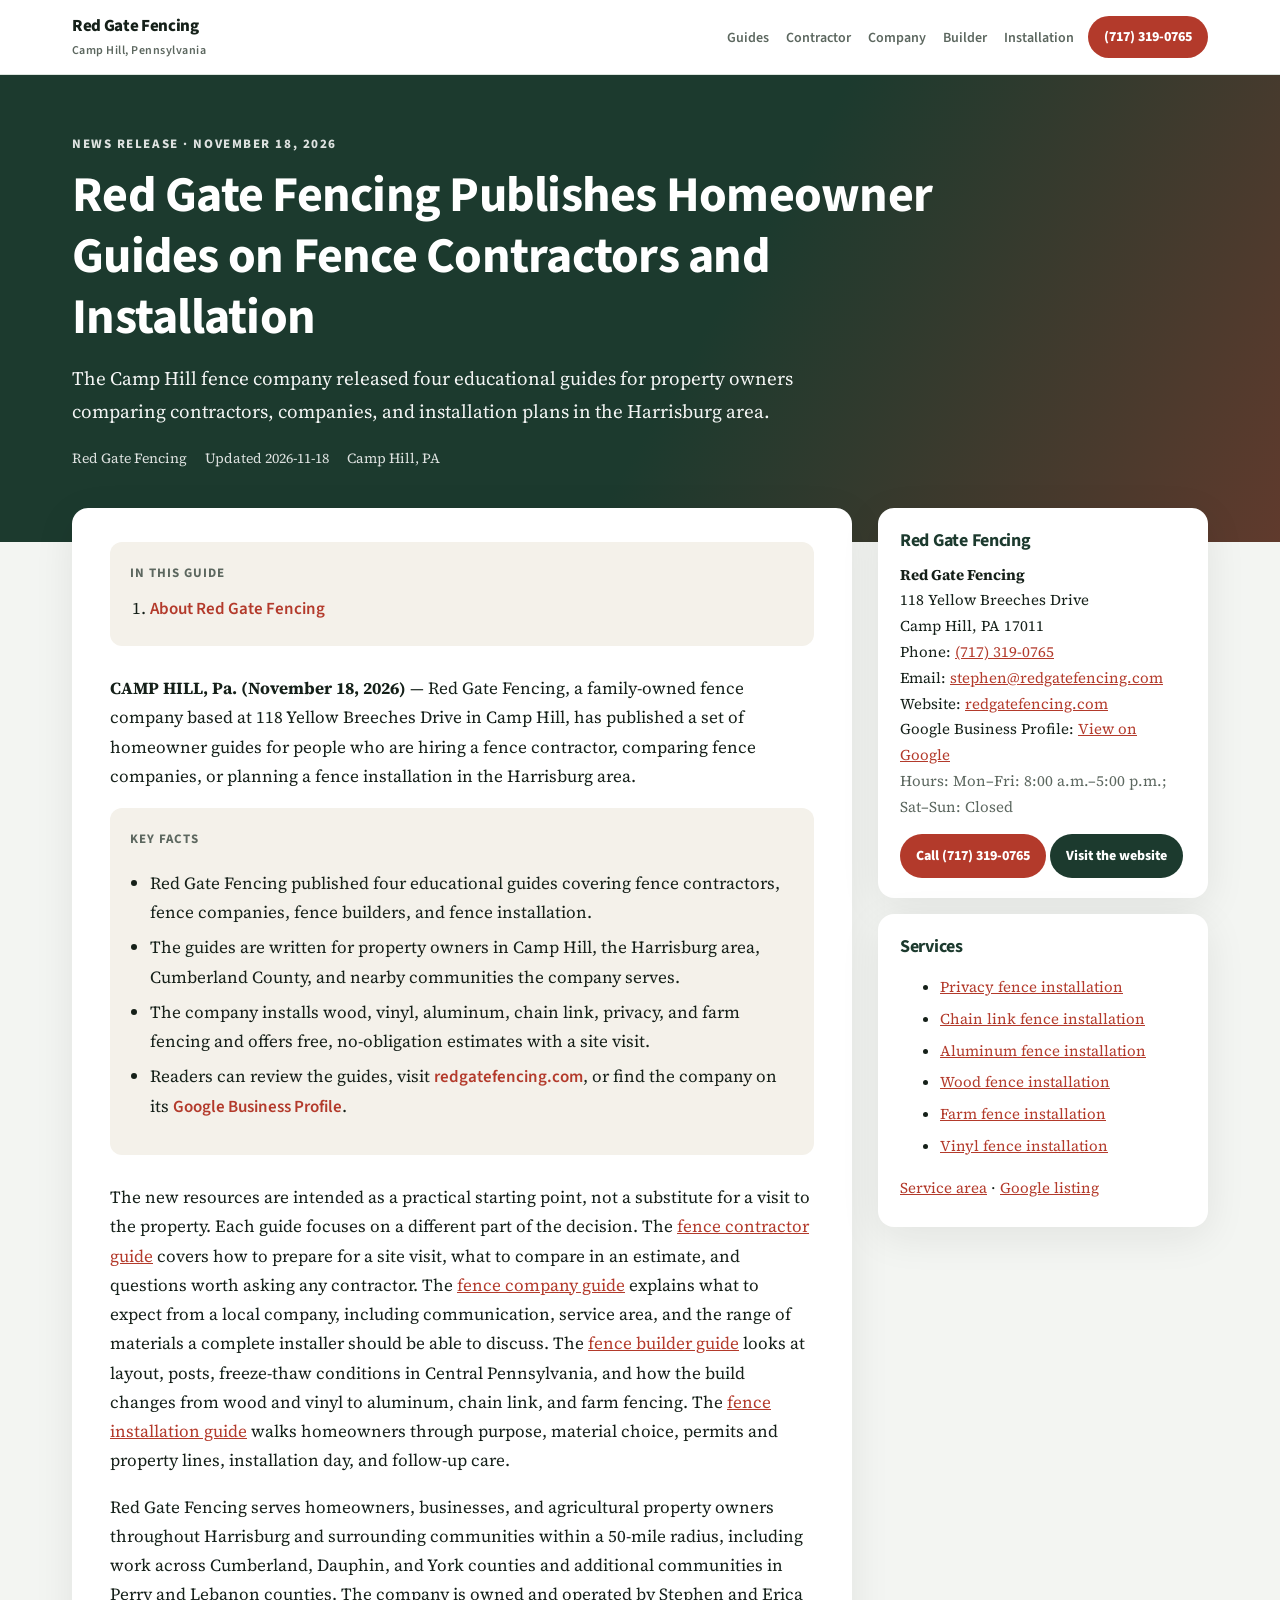
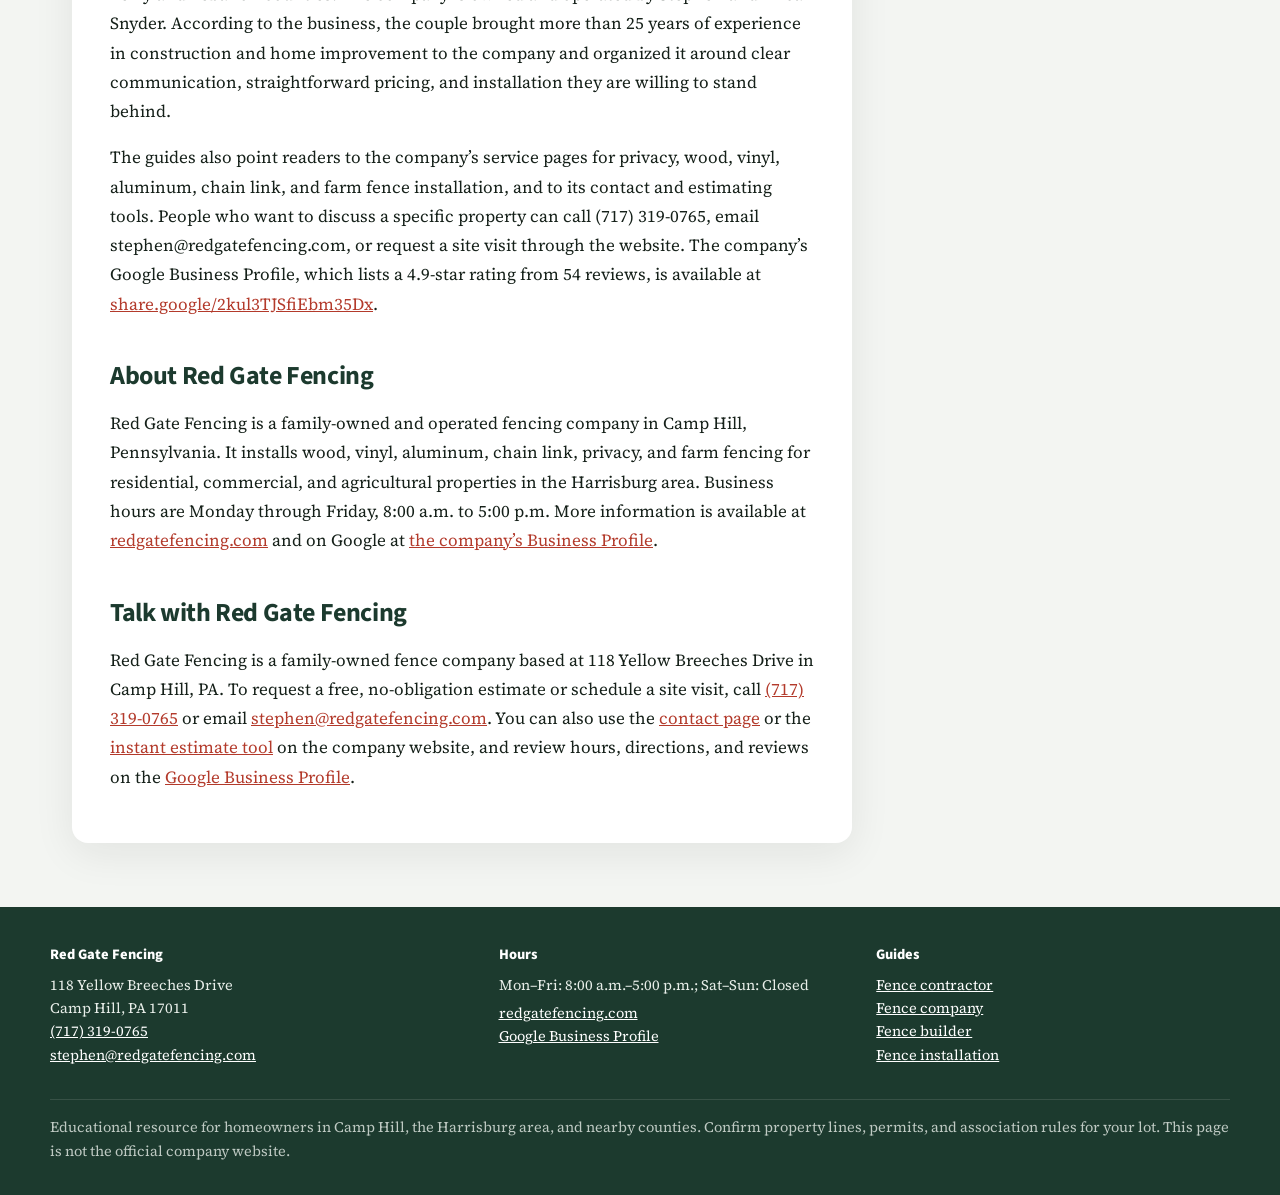
<file: news/2026-11-18-red-gate-fencing-publishes-homeowner-guides/index.html>
<!DOCTYPE html>
<html lang="en">
<head>
  <meta charset="utf-8">
  <meta name="viewport" content="width=device-width, initial-scale=1">
  <title>Red Gate Fencing Publishes Homeowner Guides on Fence Contractors and Installation</title>
  <meta name="description" content="Red Gate Fencing of Camp Hill, Pennsylvania, has published homeowner guides on hiring a fence contractor and planning fence installation in the Harrisburg area.">
  <meta property="og:type" content="article">
  <meta property="og:title" content="Red Gate Fencing Publishes Homeowner Guides on Fence Contractors and Installation">
  <meta property="og:description" content="Red Gate Fencing of Camp Hill, Pennsylvania, has published homeowner guides on hiring a fence contractor and planning fence installation in the Harrisburg area.">
  <meta property="og:site_name" content="Red Gate Fencing">
  <meta name="twitter:card" content="summary">
  <meta name="twitter:title" content="Red Gate Fencing Publishes Homeowner Guides on Fence Contractors and Installation">
  <meta name="twitter:description" content="Red Gate Fencing of Camp Hill, Pennsylvania, has published homeowner guides on hiring a fence contractor and planning fence installation in the Harrisburg area.">
  <link rel="preconnect" href="https://fonts.googleapis.com">
  <link rel="preconnect" href="https://fonts.gstatic.com" crossorigin>
  <link href="https://fonts.googleapis.com/css2?family=Source+Sans+3:wght@400;600;700;800&family=Source+Serif+4:opsz,wght@8..60,400;8..60,600&display=swap" rel="stylesheet">
  <link rel="stylesheet" href="../../css/styles.css">
  <script type="application/ld+json">
{
  "@context": "https://schema.org",
  "@graph": [
    {
      "@type": [
        "LocalBusiness",
        "HomeAndConstructionBusiness"
      ],
      "@id": "https://redgatefencing.com/#business",
      "name": "Red Gate Fencing",
      "telephone": "+17173190765",
      "email": "stephen@redgatefencing.com",
      "url": "https://redgatefencing.com/",
      "image": "https://redgatefencing.com/wp-content/uploads/2026/07/Trusted-Fence-Installation-in-Camp-Hill-PA-and-Beyond.webp",
      "address": {
        "@type": "PostalAddress",
        "streetAddress": "118 Yellow Breeches Drive",
        "addressLocality": "Camp Hill",
        "addressRegion": "PA",
        "postalCode": "17011",
        "addressCountry": "US"
      },
      "geo": {
        "@type": "GeoCoordinates",
        "latitude": 40.22089,
        "longitude": -76.895673
      },
      "openingHoursSpecification": [
        {
          "@type": "OpeningHoursSpecification",
          "dayOfWeek": "Monday",
          "opens": "08:00",
          "closes": "17:00"
        },
        {
          "@type": "OpeningHoursSpecification",
          "dayOfWeek": "Tuesday",
          "opens": "08:00",
          "closes": "17:00"
        },
        {
          "@type": "OpeningHoursSpecification",
          "dayOfWeek": "Wednesday",
          "opens": "08:00",
          "closes": "17:00"
        },
        {
          "@type": "OpeningHoursSpecification",
          "dayOfWeek": "Thursday",
          "opens": "08:00",
          "closes": "17:00"
        },
        {
          "@type": "OpeningHoursSpecification",
          "dayOfWeek": "Friday",
          "opens": "08:00",
          "closes": "17:00"
        }
      ],
      "areaServed": [
        {
          "@type": "City",
          "name": "Camp Hill"
        },
        {
          "@type": "City",
          "name": "Harrisburg"
        },
        {
          "@type": "AdministrativeArea",
          "name": "Cumberland County"
        },
        {
          "@type": "AdministrativeArea",
          "name": "Dauphin County"
        },
        {
          "@type": "AdministrativeArea",
          "name": "York County"
        },
        {
          "@type": "AdministrativeArea",
          "name": "Perry County"
        },
        {
          "@type": "AdministrativeArea",
          "name": "Lebanon County"
        }
      ],
      "hasMap": "https://share.google/2kul3TJSfiEbm35Dx",
      "sameAs": [
        "https://redgatefencing.com/",
        "https://share.google/2kul3TJSfiEbm35Dx"
      ],
      "aggregateRating": {
        "@type": "AggregateRating",
        "ratingValue": "4.9",
        "reviewCount": "54",
        "bestRating": "5"
      },
      "hasOfferCatalog": {
        "@type": "OfferCatalog",
        "name": "Red Gate Fencing services",
        "itemListElement": [
          {
            "@type": "Offer",
            "itemOffered": {
              "@type": "Service",
              "name": "Privacy fence installation",
              "url": "https://redgatefencing.com/privacy-fence-installation/"
            }
          },
          {
            "@type": "Offer",
            "itemOffered": {
              "@type": "Service",
              "name": "Chain link fence installation",
              "url": "https://redgatefencing.com/chain-link-fence-installation/"
            }
          },
          {
            "@type": "Offer",
            "itemOffered": {
              "@type": "Service",
              "name": "Aluminum fence installation",
              "url": "https://redgatefencing.com/aluminum-fence-installation/"
            }
          },
          {
            "@type": "Offer",
            "itemOffered": {
              "@type": "Service",
              "name": "Wood fence installation",
              "url": "https://redgatefencing.com/wood-fence-installation/"
            }
          },
          {
            "@type": "Offer",
            "itemOffered": {
              "@type": "Service",
              "name": "Farm fence installation",
              "url": "https://redgatefencing.com/farm-fences/"
            }
          },
          {
            "@type": "Offer",
            "itemOffered": {
              "@type": "Service",
              "name": "Vinyl fence installation",
              "url": "https://redgatefencing.com/vinyl-fences/"
            }
          }
        ]
      }
    },
    {
      "@type": "WebPage",
      "name": "Red Gate Fencing Publishes Homeowner Guides on Fence Contractors and Installation",
      "description": "Red Gate Fencing of Camp Hill, Pennsylvania, has published homeowner guides on hiring a fence contractor and planning fence installation in the Harrisburg area.",
      "about": {
        "@id": "https://redgatefencing.com/#business"
      },
      "mainEntity": {
        "@id": "https://redgatefencing.com/#business"
      }
    }
  ]
}
  </script>
</head>
<body>
  <header class="top">
    <div class="in">
      <a class="nm" href="../../">Red Gate Fencing<span>Camp Hill, Pennsylvania</span></a>
      
<nav class="sans">
  <a href="../../">Guides</a>
  <a href="../../fence-contractor/">Contractor</a>
  <a href="../../fence-company/">Company</a>
  <a href="../../fence-builder/">Builder</a>
  <a href="../../fence-installation/">Installation</a>
</nav>

      <a class="tel" href="tel:+17173190765">(717) 319-0765</a>
    </div>
  </header>
  <section class="cover">
    <div class="in">
      <div class="kick">News release · November 18, 2026</div>
      <h1>Red Gate Fencing Publishes Homeowner Guides on Fence Contractors and Installation</h1>
      <p>The Camp Hill fence company released four educational guides for property owners comparing contractors, companies, and installation plans in the Harrisburg area.</p>
      <div class="meta"><span>Red Gate Fencing</span><span>Updated 2026-11-18</span><span>Camp Hill, PA</span></div>
    </div>
  </section>
  <div class="lay">
    <main class="paper">
      <div class="toc"><strong>In this guide</strong><ol><li><a href="#about">About Red Gate Fencing</a></li></ol></div>
      
<p><strong>CAMP HILL, Pa. (November 18, 2026)</strong> — Red Gate Fencing, a family-owned fence company based at 118 Yellow Breeches Drive in Camp Hill, has published a set of homeowner guides for people who are hiring a fence contractor, comparing fence companies, or planning a fence installation in the Harrisburg area.</p>

<div class="toc"><strong>Key facts</strong>
<ul>
  <li>Red Gate Fencing published four educational guides covering fence contractors, fence companies, fence builders, and fence installation.</li>
  <li>The guides are written for property owners in Camp Hill, the Harrisburg area, Cumberland County, and nearby communities the company serves.</li>
  <li>The company installs wood, vinyl, aluminum, chain link, privacy, and farm fencing and offers free, no-obligation estimates with a site visit.</li>
  <li>Readers can review the guides, visit <a href="https://redgatefencing.com/">redgatefencing.com</a>, or find the company on its <a href="https://share.google/2kul3TJSfiEbm35Dx">Google Business Profile</a>.</li>
</ul>
</div>

<p>The new resources are intended as a practical starting point, not a substitute for a visit to the property. Each guide focuses on a different part of the decision. The <a href="../../fence-contractor/">fence contractor guide</a> covers how to prepare for a site visit, what to compare in an estimate, and questions worth asking any contractor. The <a href="../../fence-company/">fence company guide</a> explains what to expect from a local company, including communication, service area, and the range of materials a complete installer should be able to discuss. The <a href="../../fence-builder/">fence builder guide</a> looks at layout, posts, freeze-thaw conditions in Central Pennsylvania, and how the build changes from wood and vinyl to aluminum, chain link, and farm fencing. The <a href="../../fence-installation/">fence installation guide</a> walks homeowners through purpose, material choice, permits and property lines, installation day, and follow-up care.</p>

<p>Red Gate Fencing serves homeowners, businesses, and agricultural property owners throughout Harrisburg and surrounding communities within a 50-mile radius, including work across Cumberland, Dauphin, and York counties and additional communities in Perry and Lebanon counties. The company is owned and operated by Stephen and Erica Snyder. According to the business, the couple brought more than 25 years of experience in construction and home improvement to the company and organized it around clear communication, straightforward pricing, and installation they are willing to stand behind.</p>

<p>The guides also point readers to the company’s service pages for privacy, wood, vinyl, aluminum, chain link, and farm fence installation, and to its contact and estimating tools. People who want to discuss a specific property can call (717) 319-0765, email stephen@redgatefencing.com, or request a site visit through the website. The company’s Google Business Profile, which lists a 4.9-star rating from 54 reviews, is available at <a href="https://share.google/2kul3TJSfiEbm35Dx">share.google/2kul3TJSfiEbm35Dx</a>.</p>

<h2 id="about">About Red Gate Fencing</h2>
<p>Red Gate Fencing is a family-owned and operated fencing company in Camp Hill, Pennsylvania. It installs wood, vinyl, aluminum, chain link, privacy, and farm fencing for residential, commercial, and agricultural properties in the Harrisburg area. Business hours are Monday through Friday, 8:00 a.m. to 5:00 p.m. More information is available at <a href="https://redgatefencing.com/">redgatefencing.com</a> and on Google at <a href="https://share.google/2kul3TJSfiEbm35Dx">the company’s Business Profile</a>.</p>

      
      <h2 id="visit">Talk with Red Gate Fencing</h2>
      <p>Red Gate Fencing is a family-owned fence company based at 118 Yellow Breeches Drive in Camp Hill, PA. To request a free, no-obligation estimate or schedule a site visit, call <a href="tel:+17173190765">(717) 319-0765</a> or email <a href="mailto:stephen@redgatefencing.com">stephen@redgatefencing.com</a>. You can also use the <a href="https://redgatefencing.com/contact/">contact page</a> or the <a href="https://redgatefencing.com/estimating-tool/">instant estimate tool</a> on the company website, and review hours, directions, and reviews on the <a href="https://share.google/2kul3TJSfiEbm35Dx">Google Business Profile</a>.</p>
    </main>
    <aside class="side" id="contact">
      <div class="card">
        <h3>Red Gate Fencing</h3>
        <p><strong>Red Gate Fencing</strong><br>
118 Yellow Breeches Drive<br>Camp Hill, PA 17011<br>
Phone: <a href="tel:+17173190765">(717) 319-0765</a><br>
Email: <a href="mailto:stephen@redgatefencing.com">stephen@redgatefencing.com</a><br>
Website: <a href="https://redgatefencing.com/">redgatefencing.com</a><br>
Google Business Profile: <a href="https://share.google/2kul3TJSfiEbm35Dx">View on Google</a><br>
<span class="muted">Hours: Mon–Fri: 8:00 a.m.–5:00 p.m.; Sat–Sun: Closed</span></p>
        <a class="btn" href="tel:+17173190765">Call (717) 319-0765</a>
        <a class="btn sec" href="https://redgatefencing.com/">Visit the website</a>
      </div>
      <div class="card">
        <h3>Services</h3>
        <ul>
          <li><a href="https://redgatefencing.com/privacy-fence-installation/">Privacy fence installation</a></li><li><a href="https://redgatefencing.com/chain-link-fence-installation/">Chain link fence installation</a></li><li><a href="https://redgatefencing.com/aluminum-fence-installation/">Aluminum fence installation</a></li><li><a href="https://redgatefencing.com/wood-fence-installation/">Wood fence installation</a></li><li><a href="https://redgatefencing.com/farm-fences/">Farm fence installation</a></li><li><a href="https://redgatefencing.com/vinyl-fences/">Vinyl fence installation</a></li>
        </ul>
        <p><a href="https://redgatefencing.com/service-area/">Service area</a> · <a href="https://share.google/2kul3TJSfiEbm35Dx">Google listing</a></p>
      </div>
    </aside>
  </div>
  <footer class="foot">
    <div class="in">
      <div>
        <p class="lbl">Red Gate Fencing</p>
        <p>118 Yellow Breeches Drive<br>Camp Hill, PA 17011<br><a href="tel:+17173190765">(717) 319-0765</a><br><a href="mailto:stephen@redgatefencing.com">stephen@redgatefencing.com</a></p>
      </div>
      <div>
        <p class="lbl">Hours</p>
        <p>Mon–Fri: 8:00 a.m.–5:00 p.m.; Sat–Sun: Closed</p>
        <p><a href="https://redgatefencing.com/">redgatefencing.com</a><br><a href="https://share.google/2kul3TJSfiEbm35Dx">Google Business Profile</a></p>
      </div>
      <div>
        <p class="lbl">Guides</p>
        <p>
          <a href="../../fence-contractor/">Fence contractor</a><br>
          <a href="../../fence-company/">Fence company</a><br>
          <a href="../../fence-builder/">Fence builder</a><br>
          <a href="../../fence-installation/">Fence installation</a>
        </p>
      </div>
      <p class="legal">Educational resource for homeowners in Camp Hill, the Harrisburg area, and nearby counties. Confirm property lines, permits, and association rules for your lot. This page is not the official company website.</p>
    </div>
  </footer>
</body>
</html>
</file>
<file: css/styles.css>
:root{--b:#1c3a2e;--a:#b33a2b;--tx:#152019;--mu:#5c675f;--ln:#dce4de;--bg:#f3f5f2;--paper:#fff;--sand:#f4f1ea}
*{box-sizing:border-box}html{scroll-behavior:smooth}
body{margin:0;font:16.5px/1.72 "Source Serif 4",Georgia,"Times New Roman",serif;color:var(--tx);background:var(--bg)}
a{color:var(--a)}img{max-width:100%;display:block}
h1,h2,h3,.sans,nav,a.btn,.kick,.nm,.tel,.card h3,.foot .lbl{font-family:"Source Sans 3",Calibri,Arial,sans-serif}
h1,h2,h3{line-height:1.22;letter-spacing:-.015em;color:var(--b)}
.top{background:#fff;border-bottom:1px solid var(--ln);position:sticky;top:0;z-index:5}
.top .in{max-width:1180px;margin:auto;padding:12px 22px;display:flex;align-items:center;gap:14px;flex-wrap:wrap}
.top .nm{font-weight:800;color:var(--tx);text-decoration:none;margin-right:auto;font-size:17px;letter-spacing:-.02em}
.top .nm span{display:block;font-weight:600;font-size:12px;color:var(--mu);letter-spacing:.04em}
.top nav a{color:var(--mu);text-decoration:none;font-weight:600;font-size:14px;margin-left:14px}
.top .tel{background:var(--a);color:#fff;text-decoration:none;font-weight:800;padding:9px 16px;border-radius:999px;white-space:nowrap;font-size:14px}
.cover{position:relative;background:var(--b);color:#fff;overflow:hidden}
.cover:after{content:"";position:absolute;inset:0;background:linear-gradient(120deg,rgba(28,58,46,.97),rgba(28,58,46,.82) 55%,rgba(179,58,43,.45));pointer-events:none}
.cover .in{position:relative;z-index:1;max-width:1180px;margin:auto;padding:58px 22px 72px}
.cover .kick{font-size:13px;font-weight:800;text-transform:uppercase;letter-spacing:.12em;opacity:.85}
.cover h1{font-size:clamp(30px,4.6vw,50px);margin:10px 0 14px;max-width:900px;color:#fff;font-family:"Source Sans 3",Calibri,Arial,sans-serif}
.cover p{font-size:19px;max-width:760px;margin:0;opacity:.95}
.cover .meta{margin-top:18px;font-size:14px;opacity:.85;display:flex;gap:18px;flex-wrap:wrap}
.lay{max-width:1180px;margin:-34px auto 0;padding:0 22px 56px;display:grid;grid-template-columns:minmax(0,1fr) 330px;gap:26px;position:relative}
.paper{background:var(--paper);border-radius:16px;padding:34px 38px;box-shadow:0 10px 40px rgba(20,23,28,.08)}
.paper h2{font-size:26px;margin:1.6em 0 .5em}
.paper h2:first-child{margin-top:.2em}
.paper h3{font-size:20px;margin:1.3em 0 .4em}
.paper p,.paper li{font-size:17px}
.paper ul,.paper ol{padding-left:1.2em}
.paper li{margin:.35em 0}
.toc{background:var(--sand);border-radius:12px;padding:16px 20px;margin:0 0 28px}
.toc strong{font-family:"Source Sans 3",Calibri,Arial,sans-serif;font-size:13px;text-transform:uppercase;letter-spacing:.08em;color:var(--mu)}
.toc ol{margin:8px 0 0;padding-left:1.2em}
.toc a{text-decoration:none;font-weight:600;font-family:"Source Sans 3",Calibri,Arial,sans-serif}
.faq details{border-top:1px solid var(--ln);padding:12px 0}
.faq details:last-child{border-bottom:1px solid var(--ln)}
.faq summary{cursor:pointer;font-weight:700;font-family:"Source Sans 3",Calibri,Arial,sans-serif;color:var(--b)}
.side{display:flex;flex-direction:column;gap:16px}
.card{background:#fff;border-radius:16px;padding:22px 22px 20px;box-shadow:0 10px 40px rgba(20,23,28,.08)}
.card h3{margin:0 0 10px;font-size:18px}
.card p,.card li{font-size:15px;margin:.4em 0;color:var(--tx)}
.card .muted{color:var(--mu)}
a.btn{display:inline-block;background:var(--a);color:#fff;text-decoration:none;font-weight:800;padding:10px 16px;border-radius:999px;margin-top:8px;font-size:14px}
a.btn.sec{background:var(--b)}
.foot{background:var(--b);color:#e8eee9;padding:36px 22px 28px;margin-top:8px}
.foot .in{max-width:1180px;margin:auto;display:grid;grid-template-columns:1.2fr 1fr 1fr;gap:24px}
.foot a{color:#fff}
.foot .lbl{font-weight:800;margin:0 0 8px;color:#fff}
.foot p,.foot li{font-size:14.5px;line-height:1.6;margin:.3em 0}
.legal{max-width:1180px;margin:18px auto 0;padding-top:16px;border-top:1px solid rgba(255,255,255,.15);font-size:13px;opacity:.8;grid-column:1/-1}
.grid3{display:grid;grid-template-columns:repeat(auto-fit,minmax(220px,1fr));gap:16px;margin:28px 0}
.grid3 a.tile{display:block;background:#fff;border-radius:14px;padding:20px;text-decoration:none;color:var(--tx);box-shadow:0 8px 28px rgba(20,23,28,.07);border:1px solid var(--ln)}
.grid3 a.tile strong{display:block;color:var(--b);font-family:"Source Sans 3",Calibri,Arial,sans-serif;font-size:17px;margin-bottom:6px}
.home-hero + .lay{margin-top:0;display:block;padding-top:28px}
@media(max-width:880px){
  .lay{grid-template-columns:1fr;margin-top:18px}
  .paper{padding:24px 20px}
  .foot .in{grid-template-columns:1fr}
  .top nav{display:none}
}
</file>
